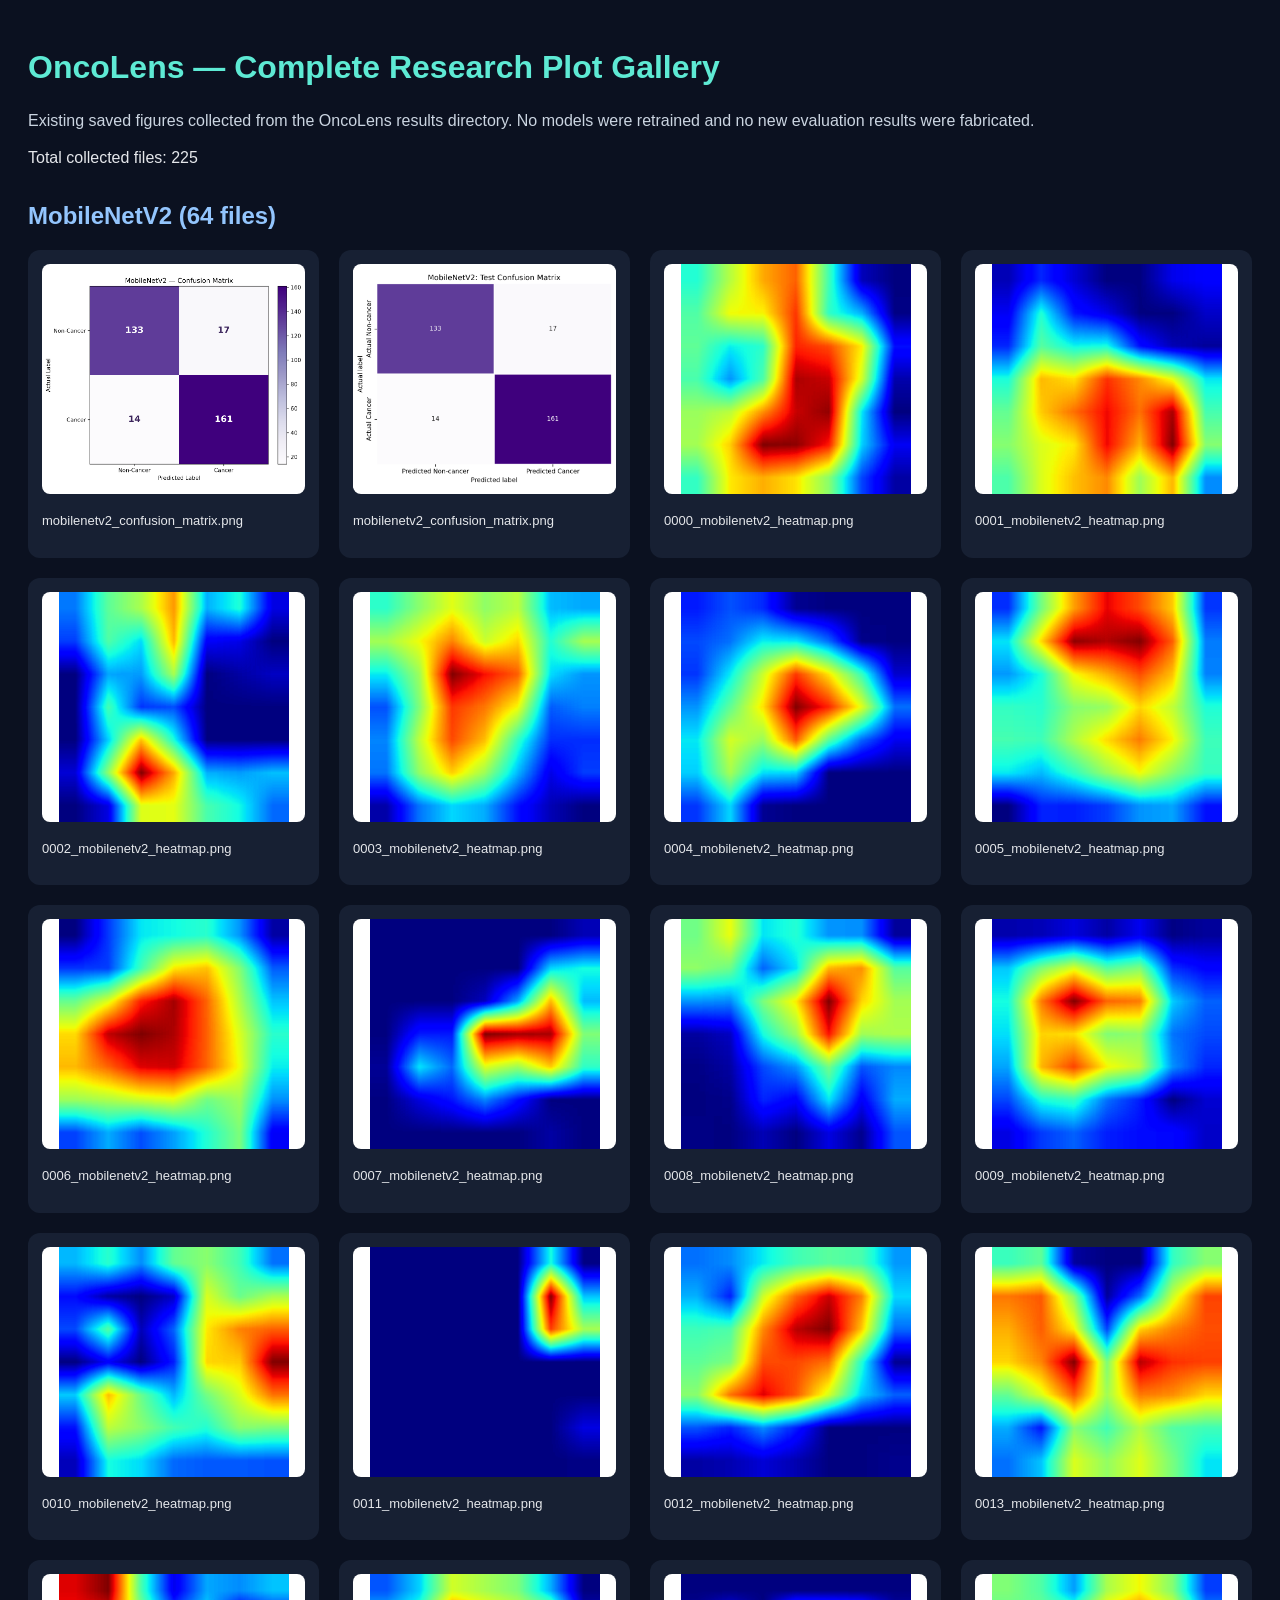
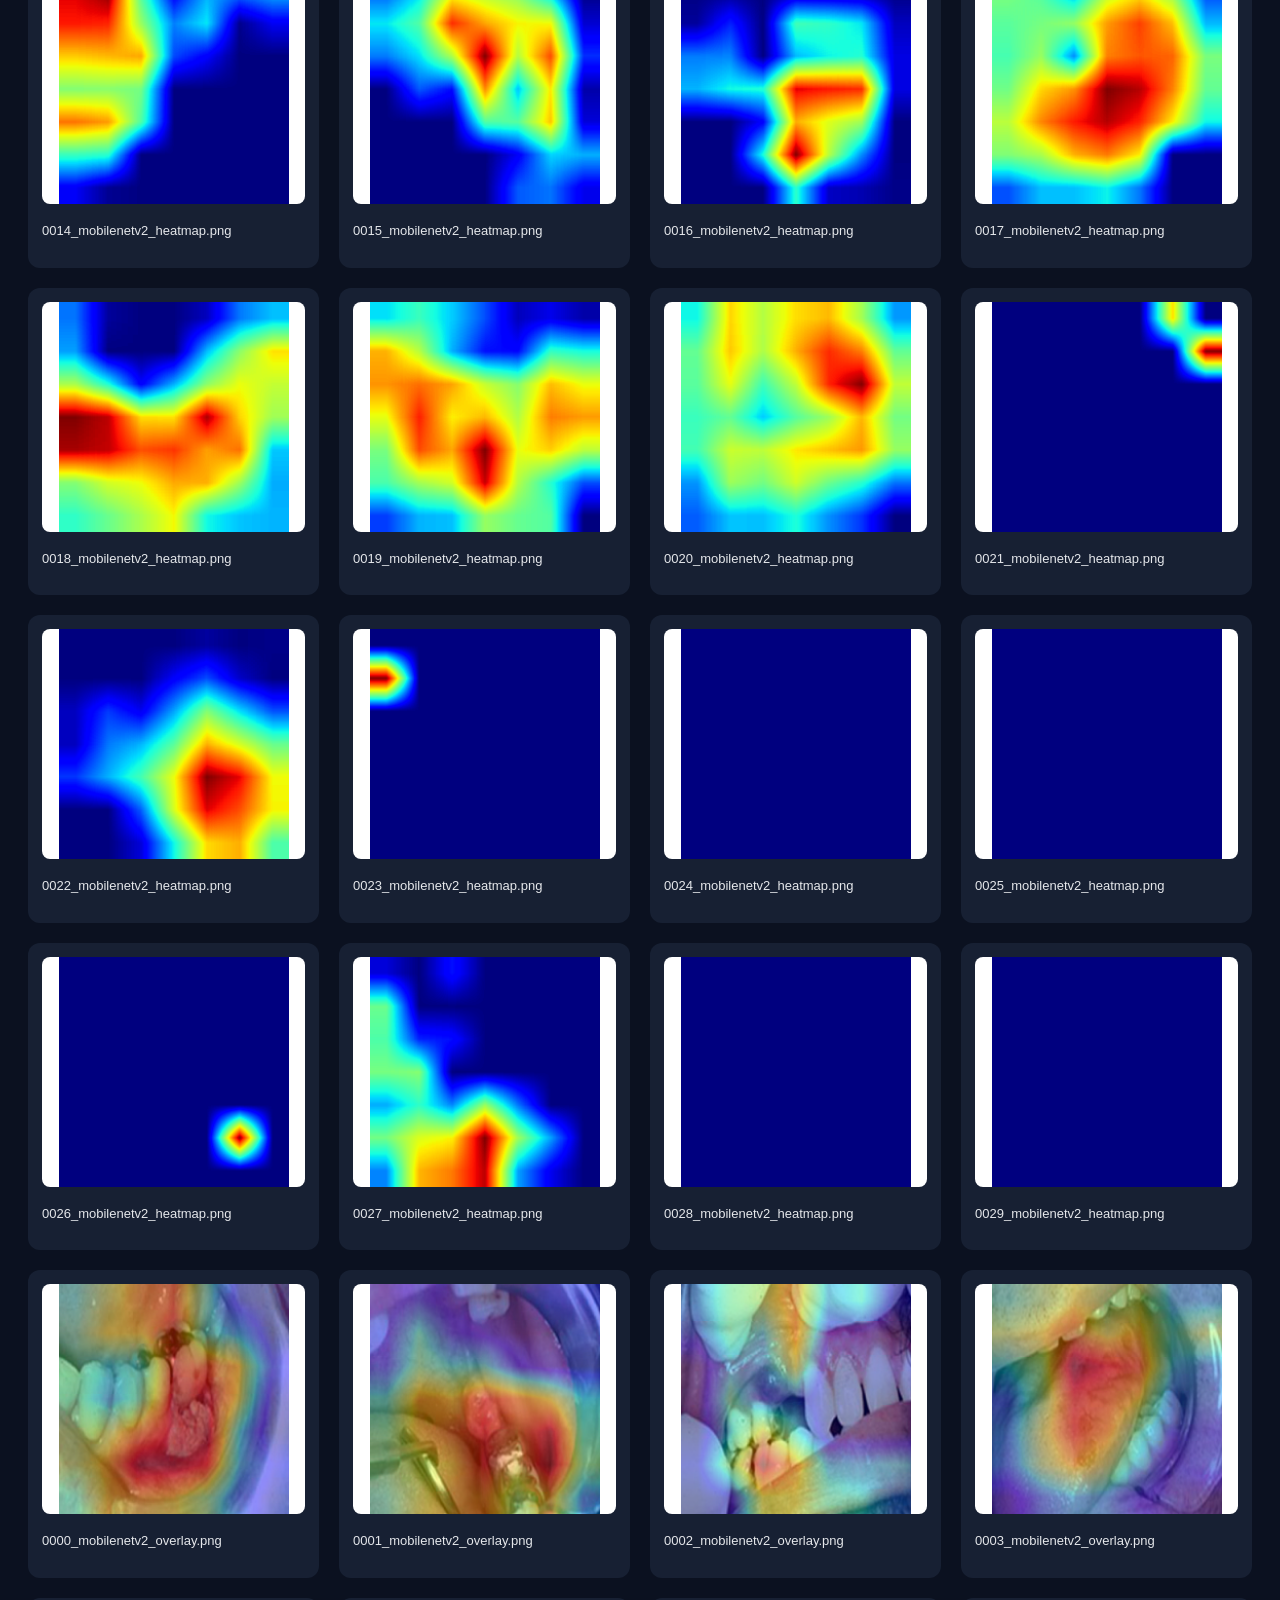
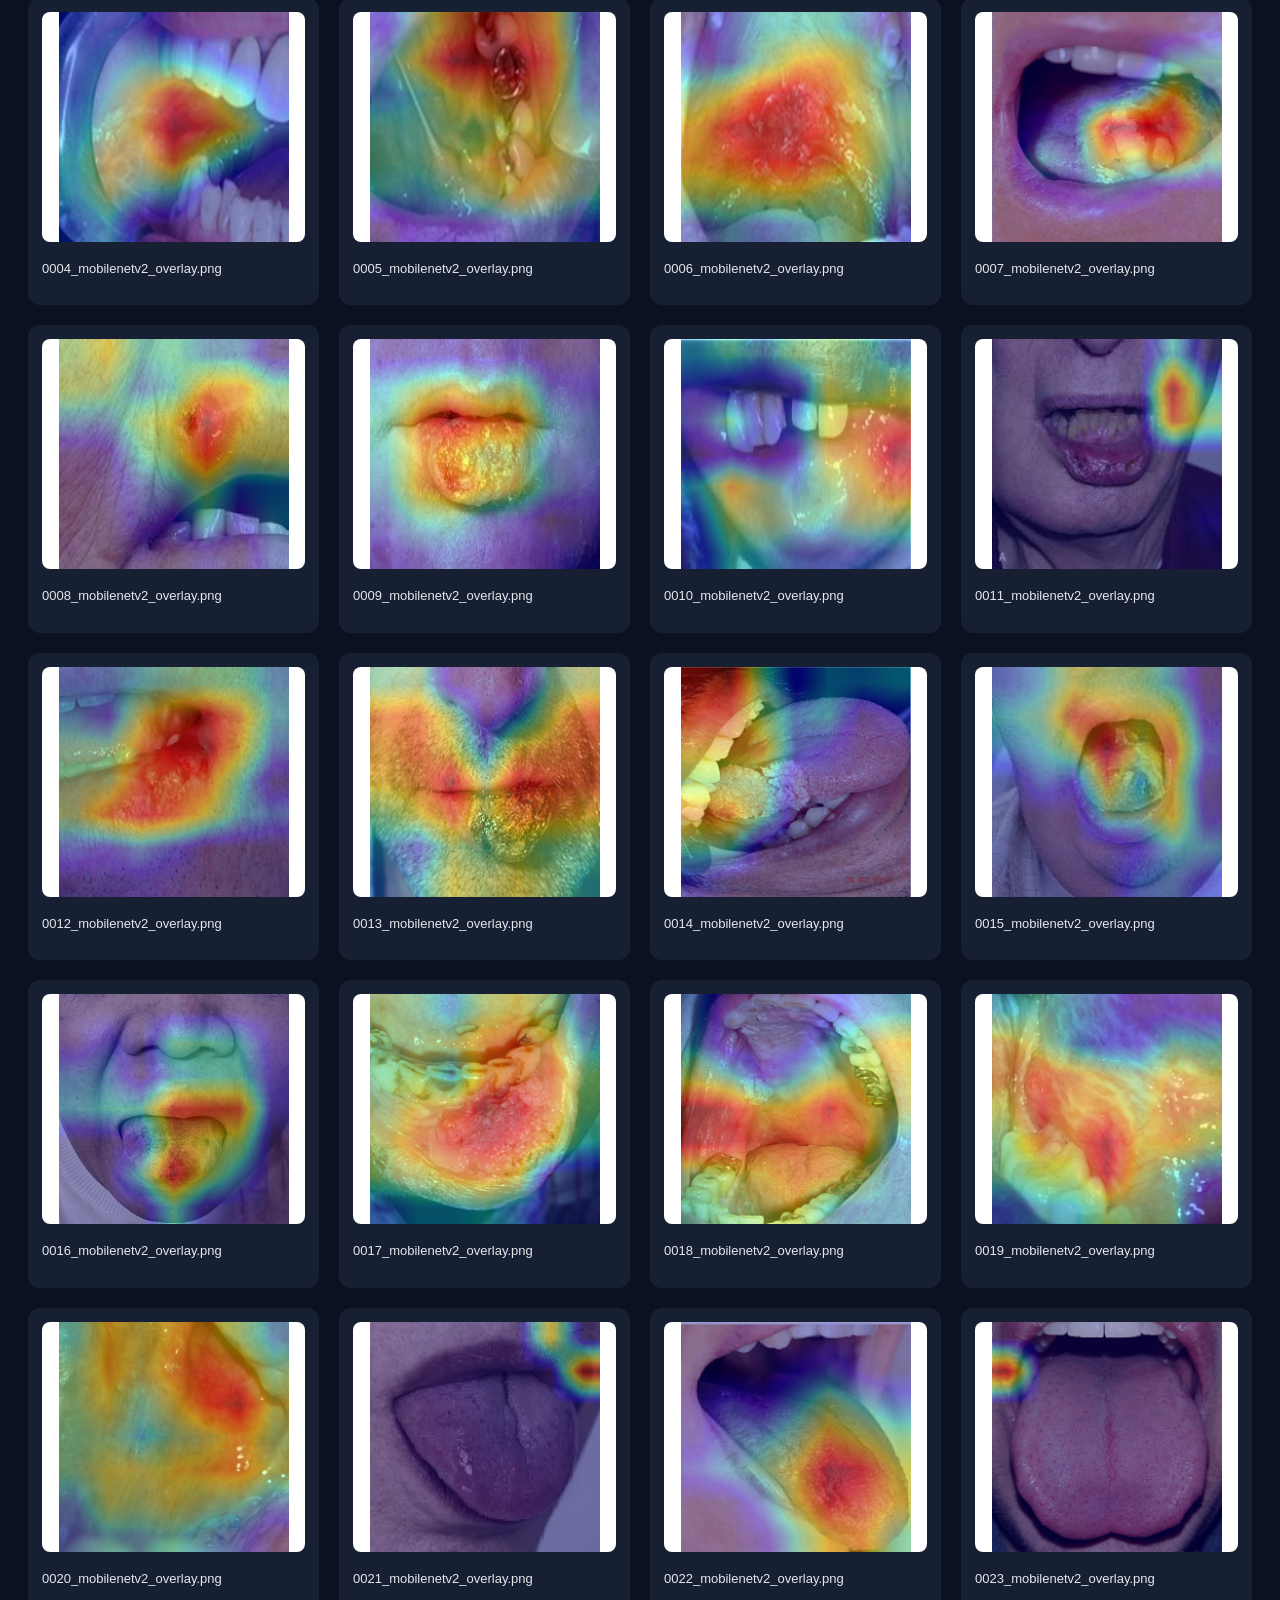
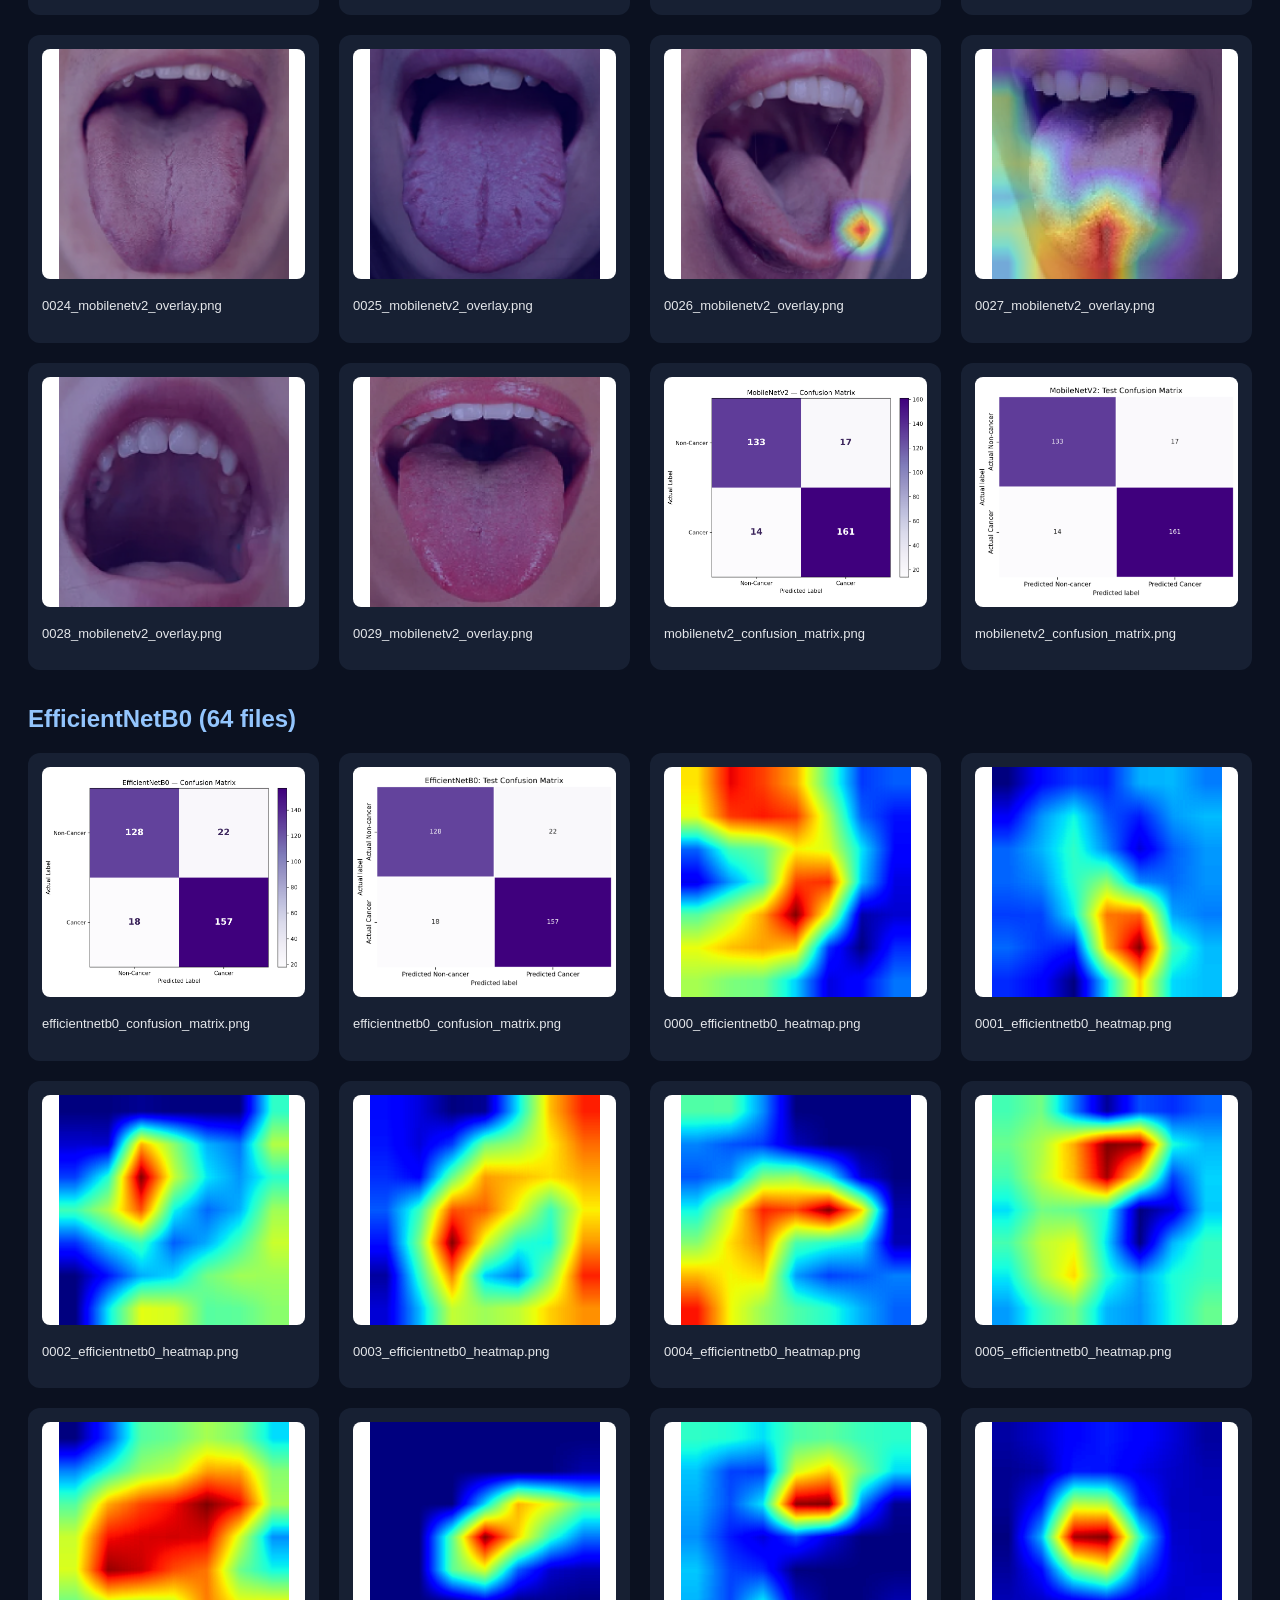
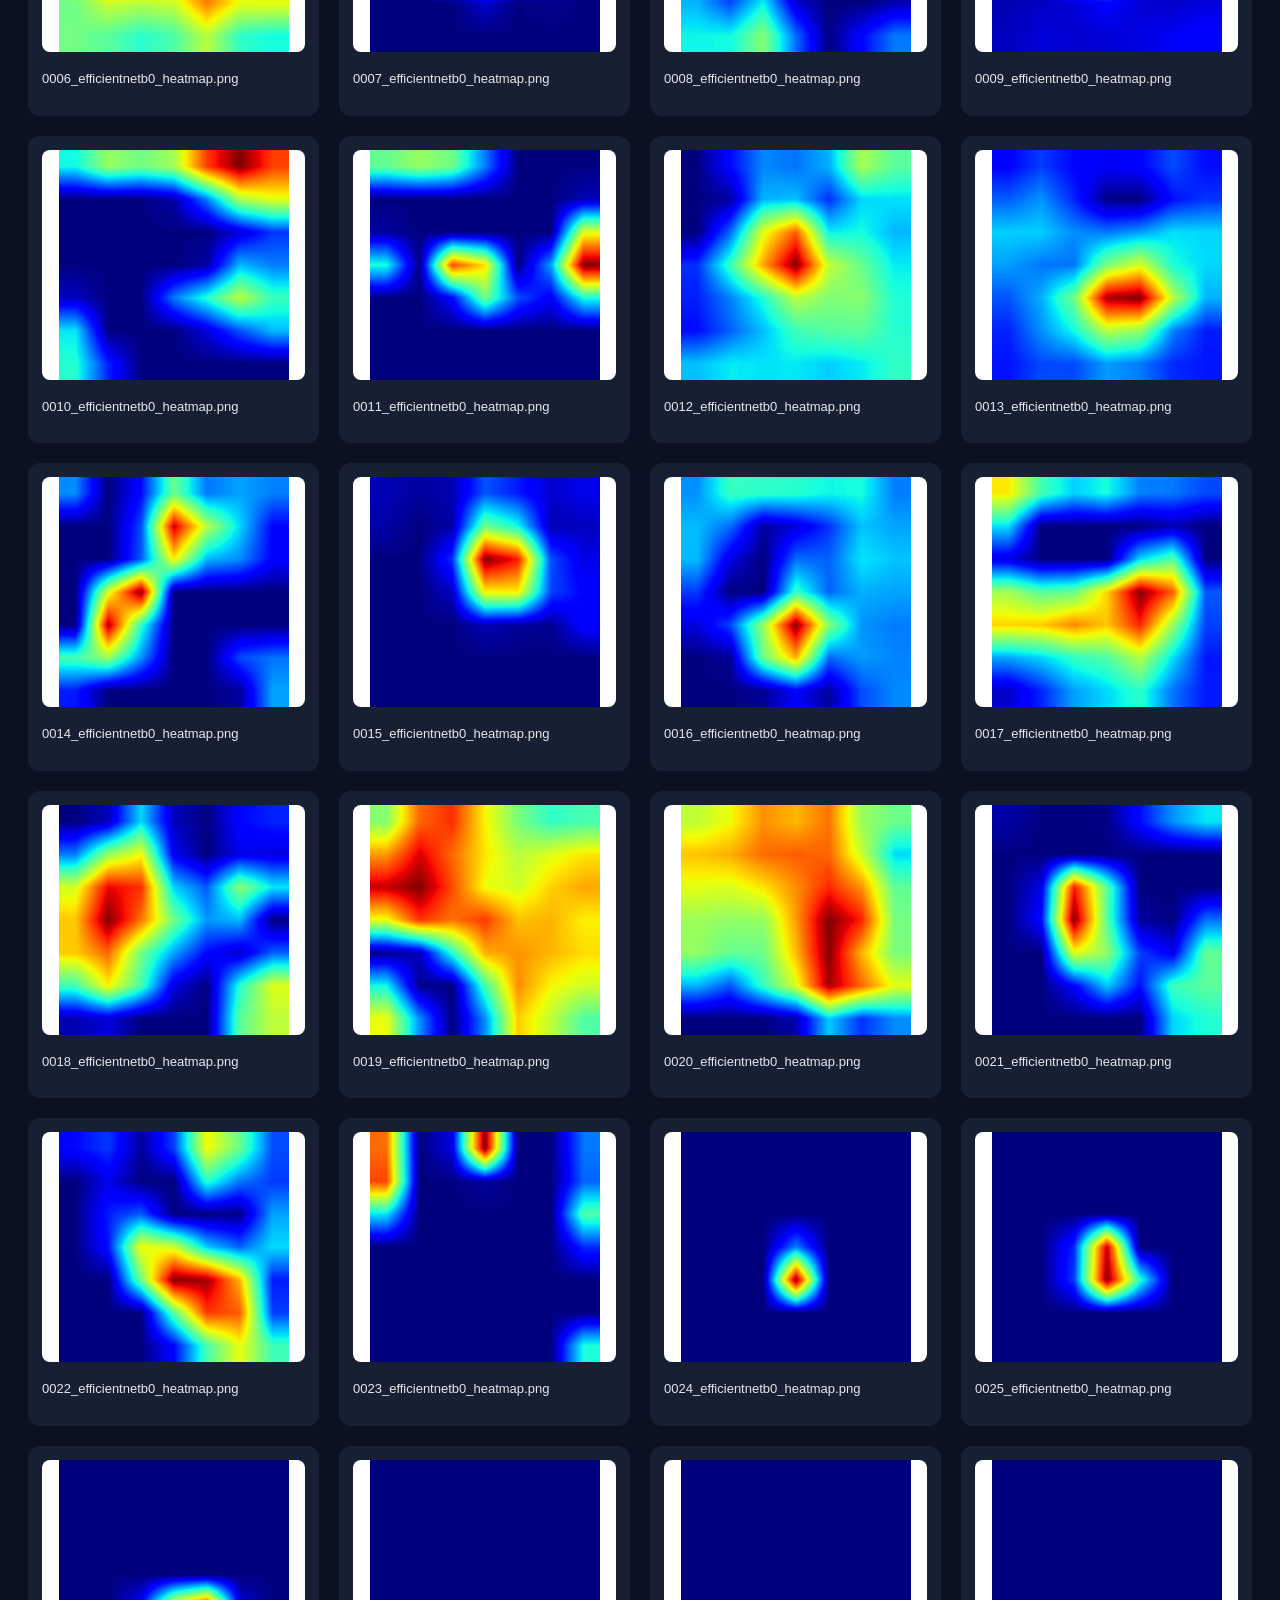
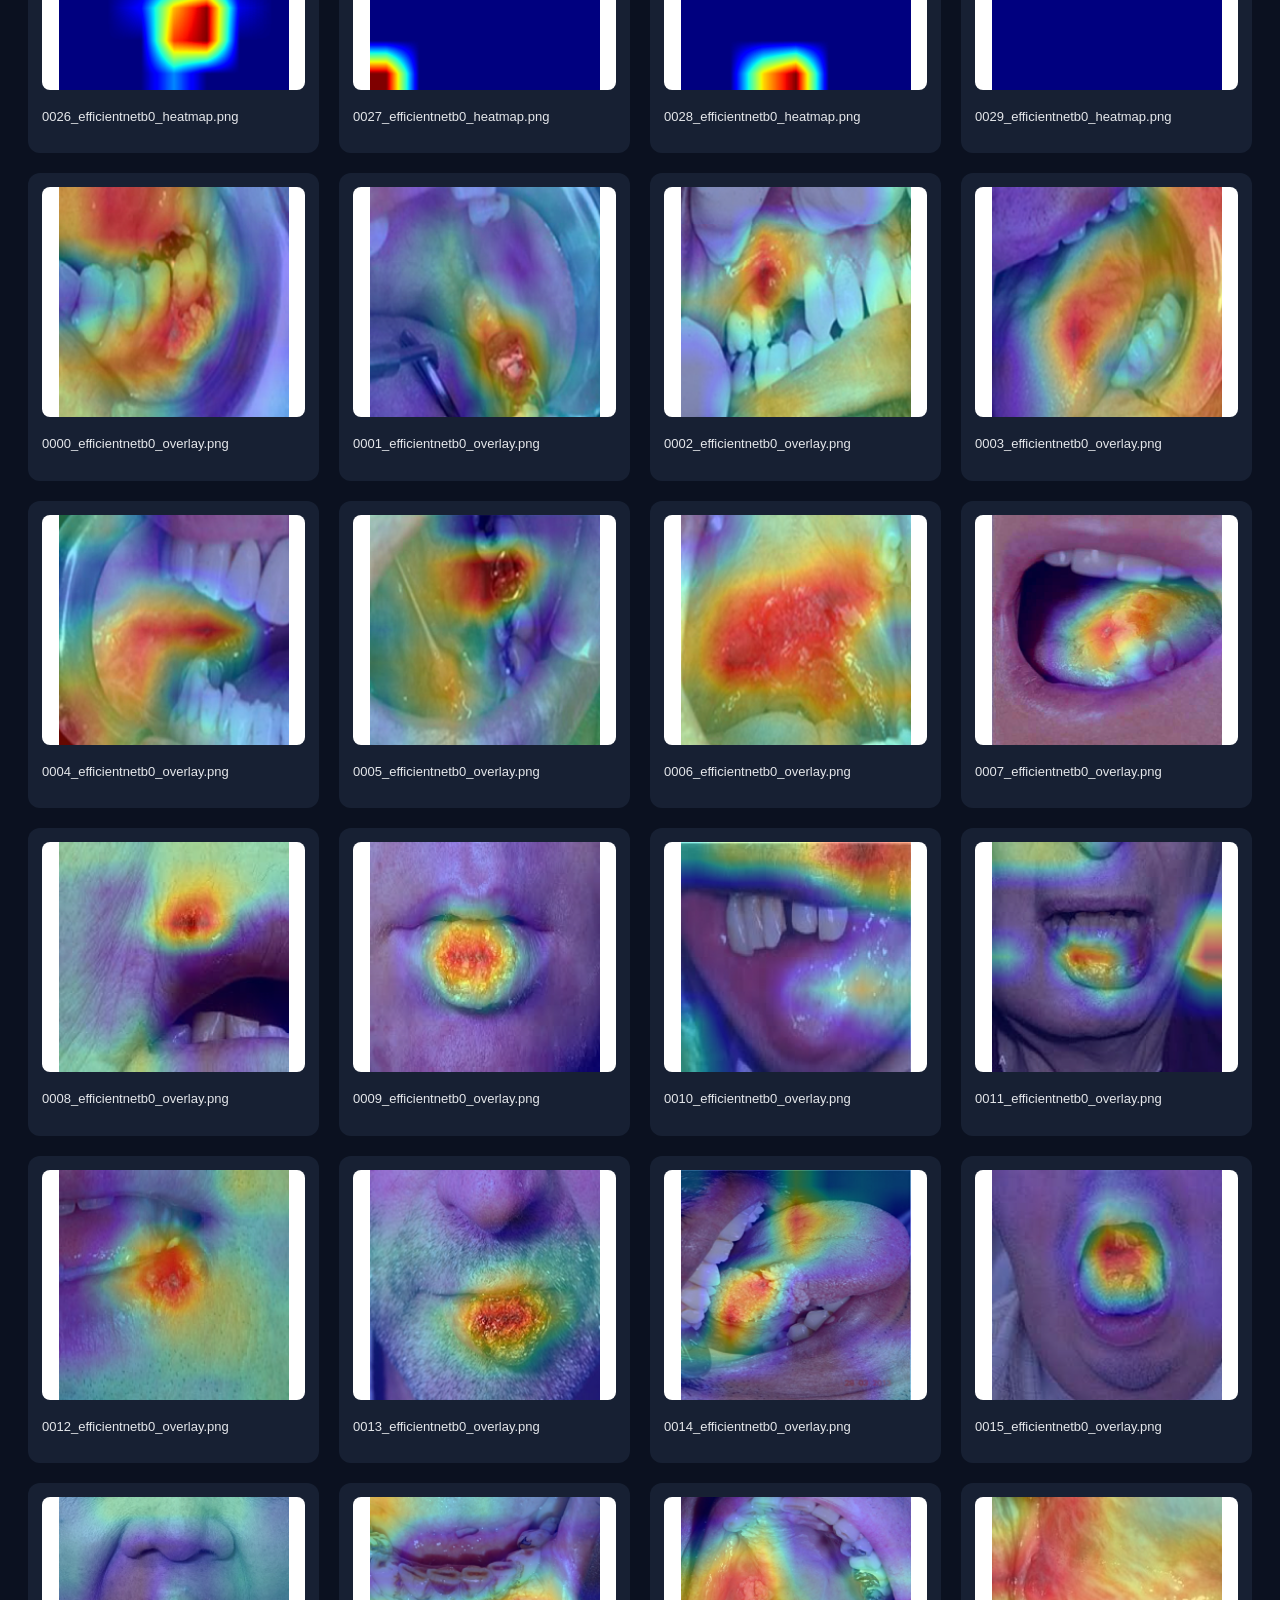
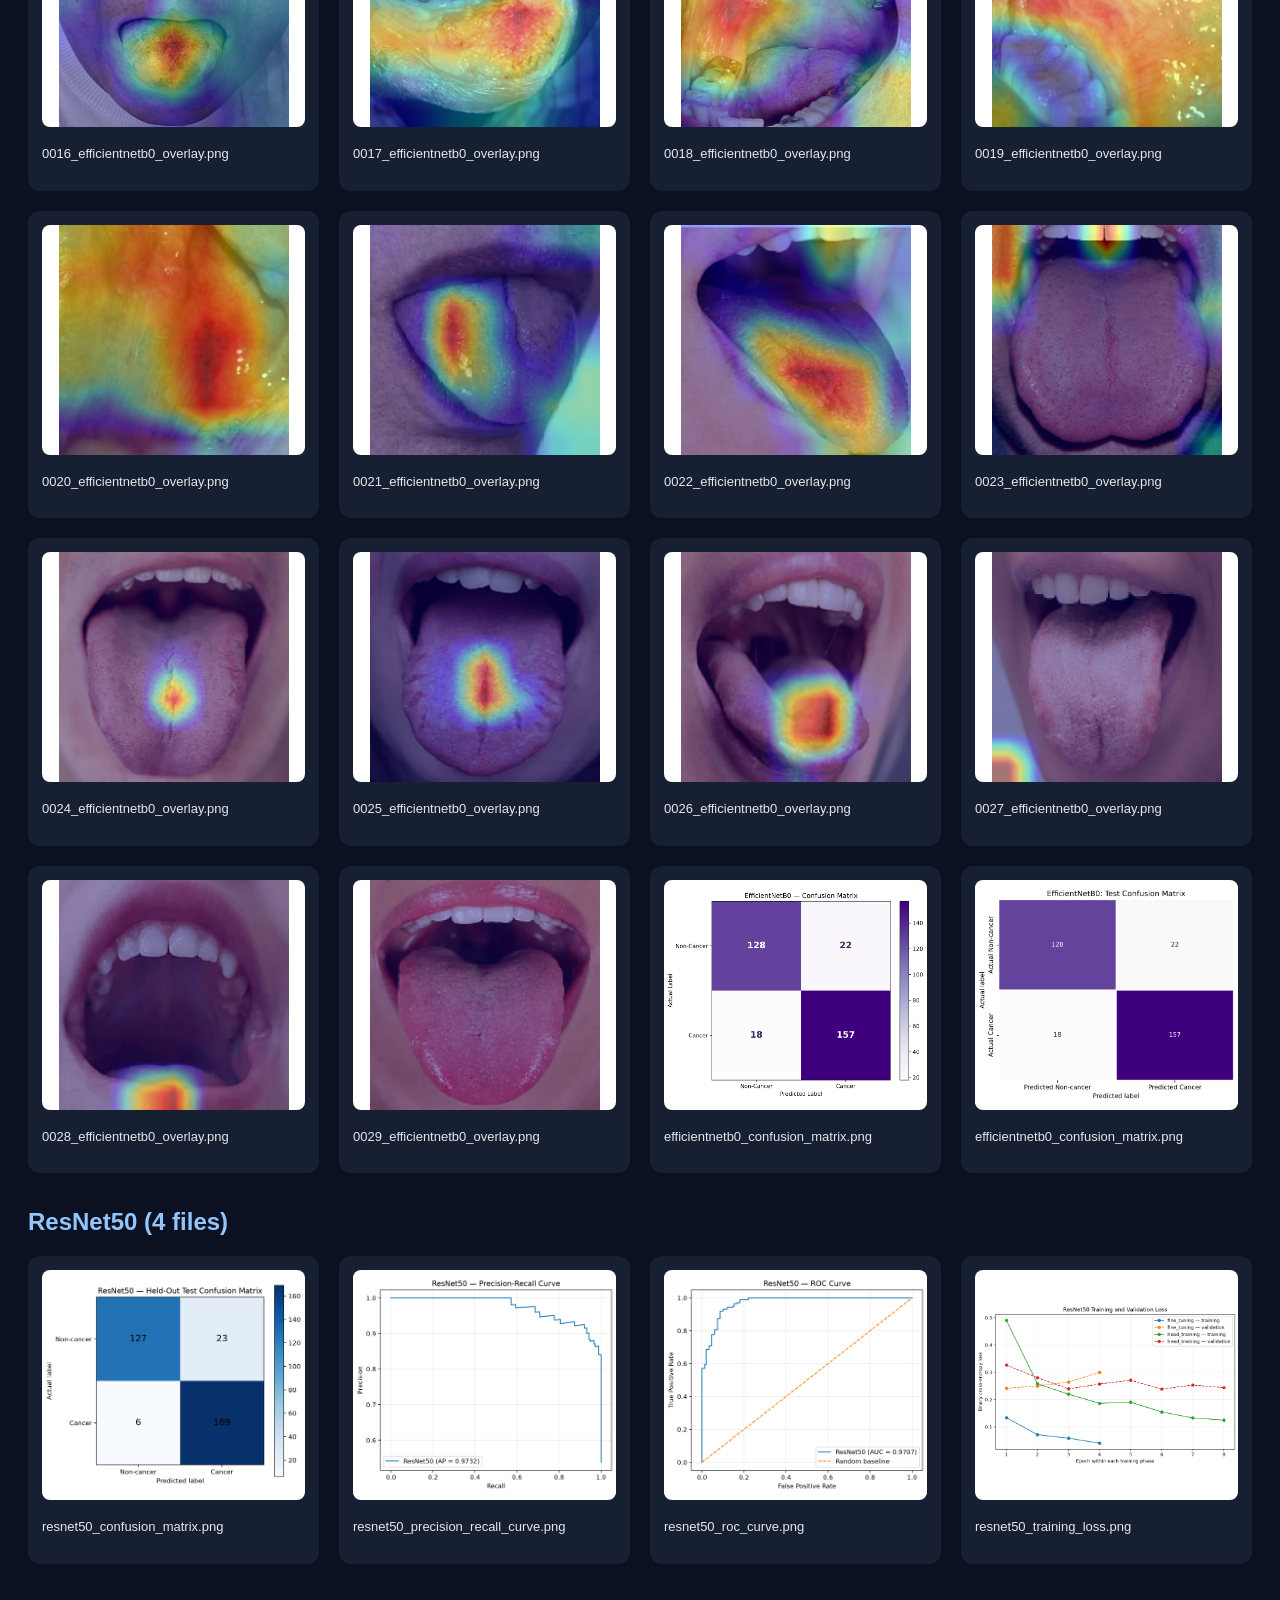
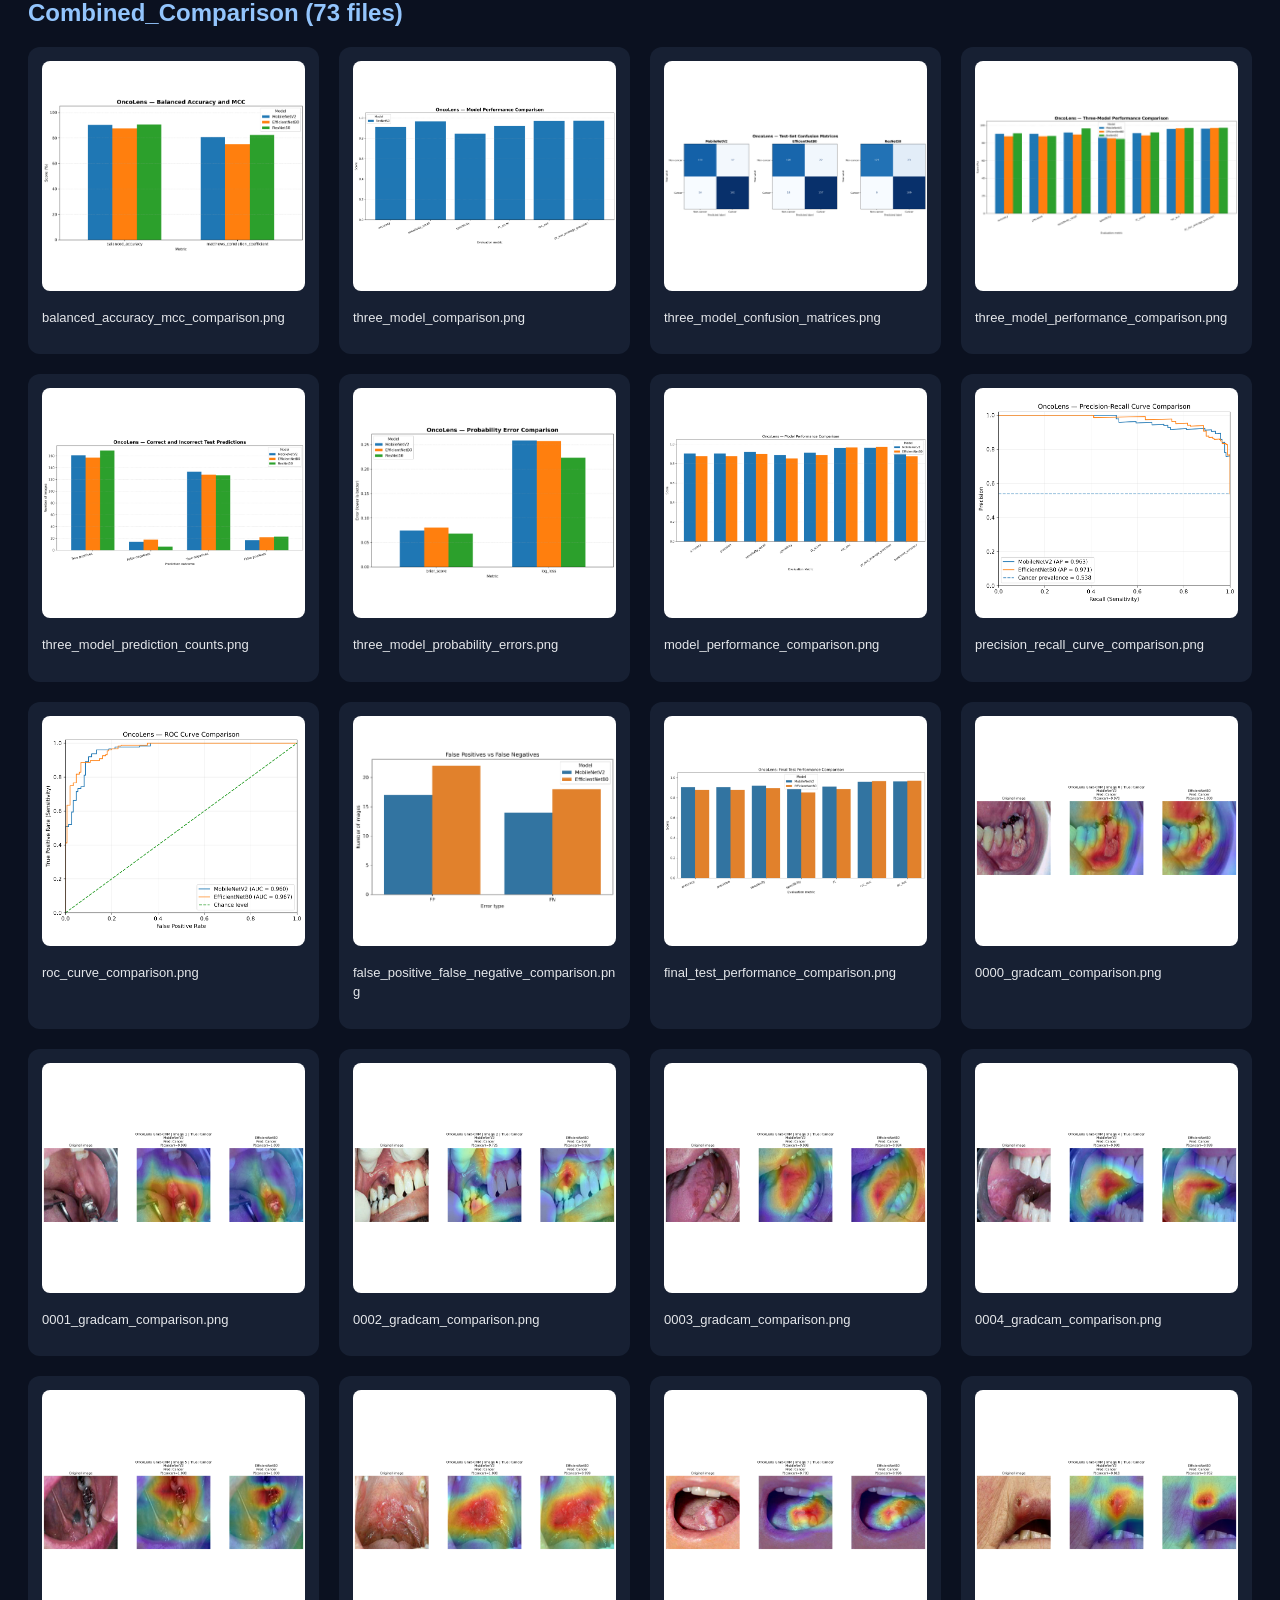
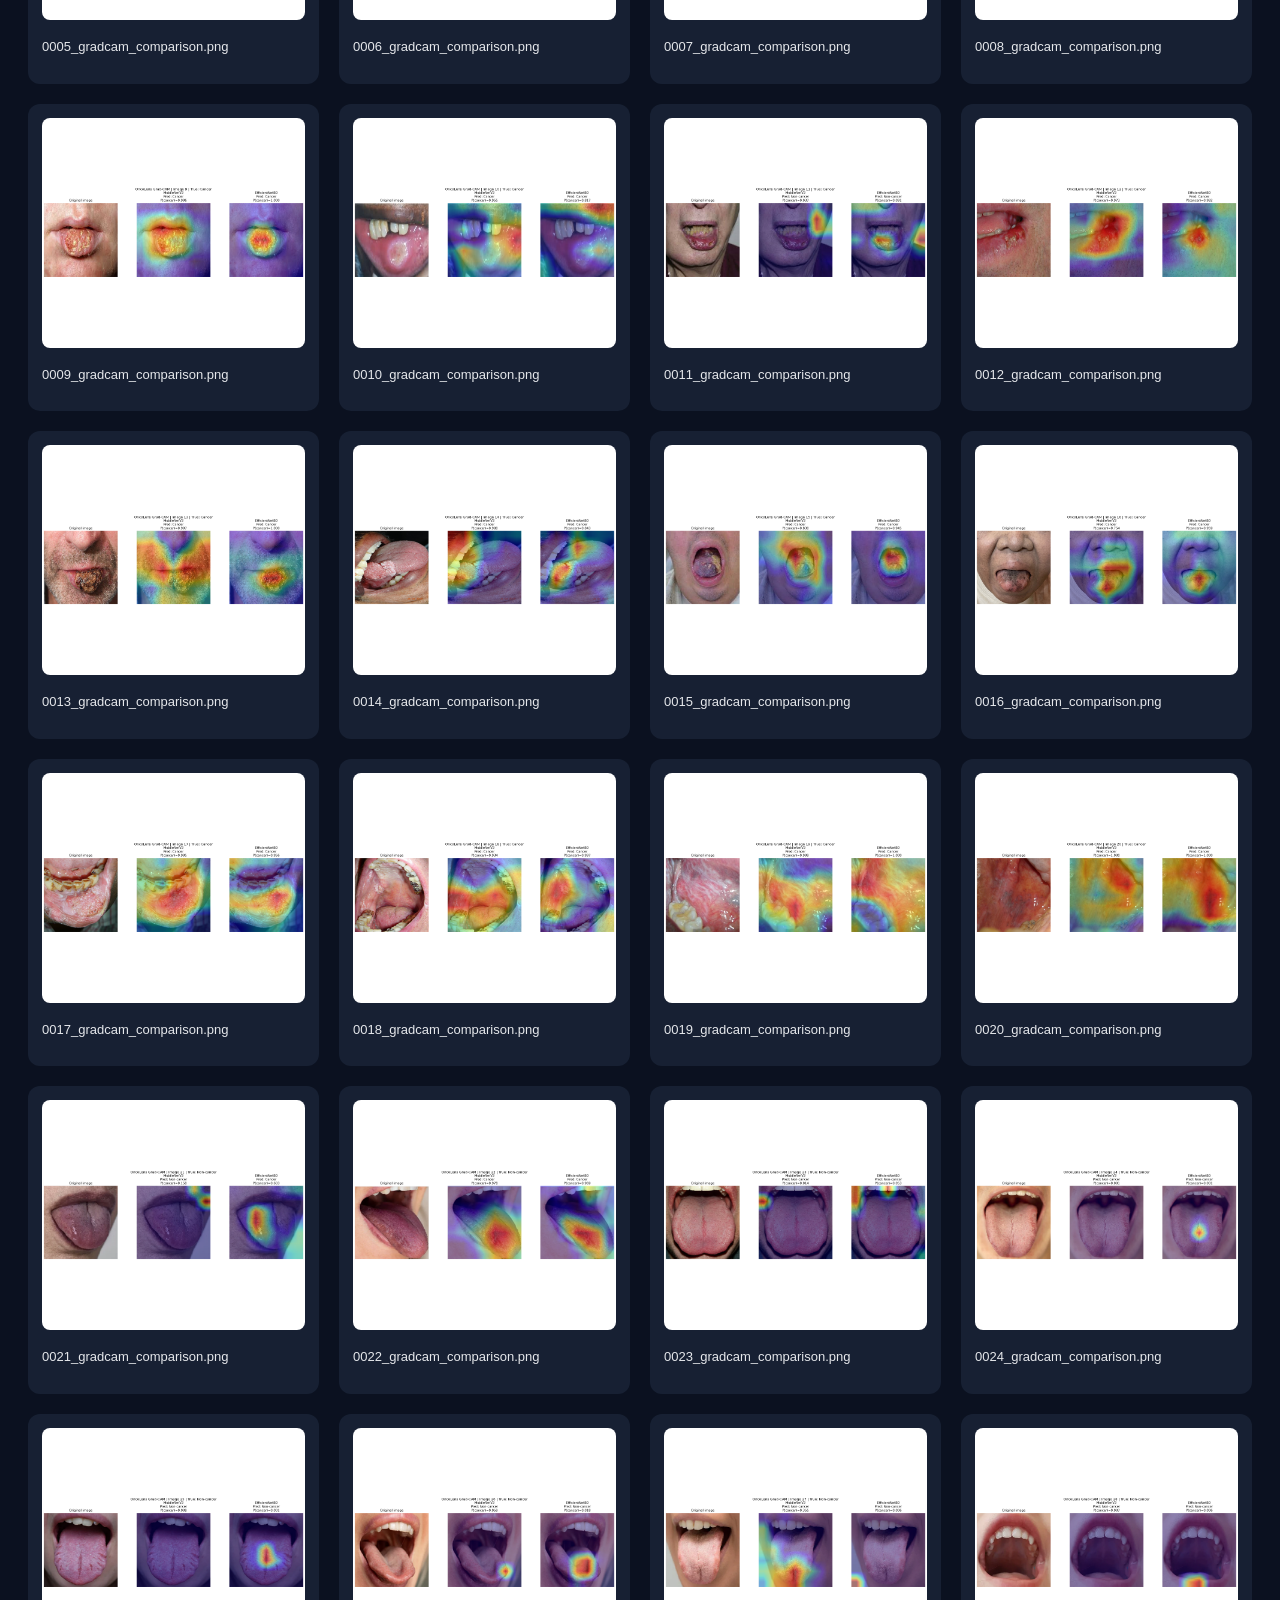
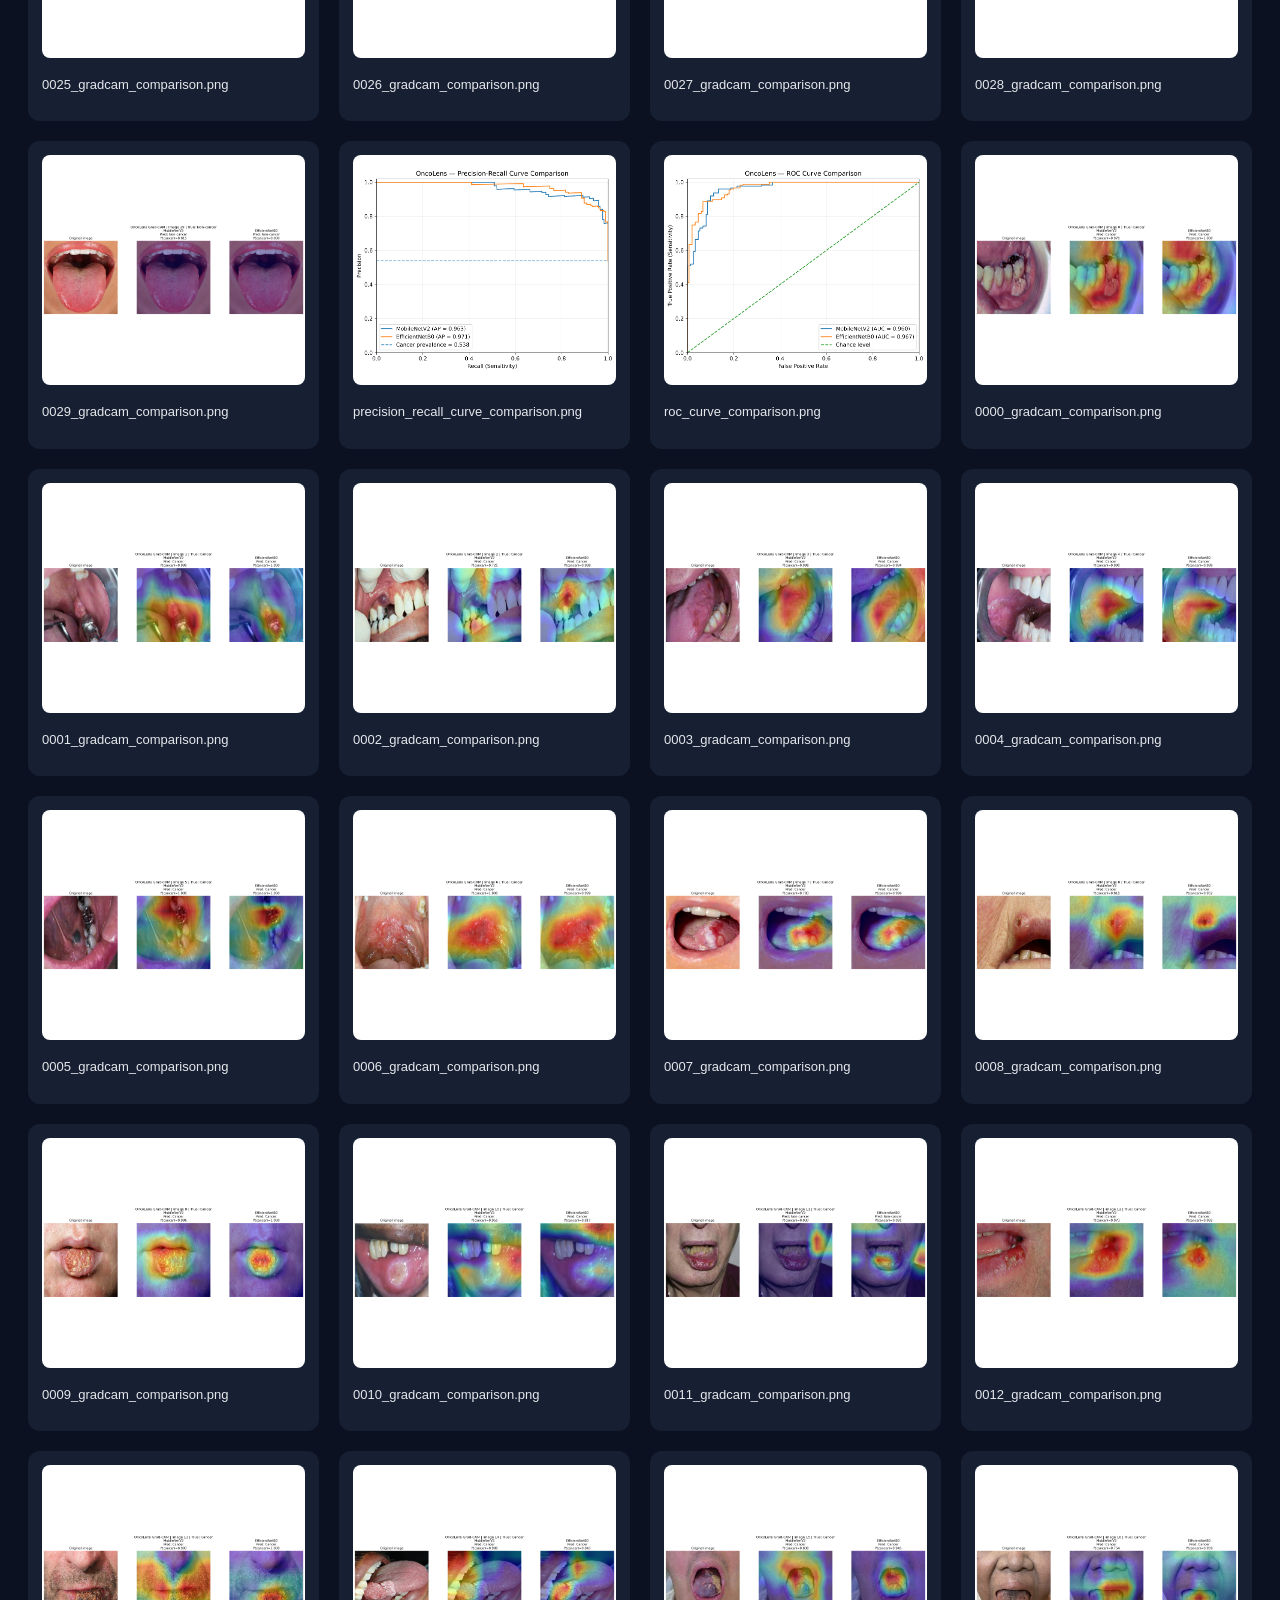
<file: research/figures/ALL_MODEL_PLOTS/index.html>
<!DOCTYPE html>
<html lang="en">
<head>
<meta charset="UTF-8">
<meta name="viewport" content="width=device-width, initial-scale=1">
<title>OncoLens — All Research Plots</title>

<style>
body {
    font-family: Arial, sans-serif;
    background: #0b1120;
    color: #e5e7eb;
    margin: 0;
    padding: 28px;
}
h1 { color: #5eead4; }
h2 {
    color: #93c5fd;
    margin-top: 35px;
}
.gallery {
    display: grid;
    grid-template-columns: repeat(auto-fit, minmax(260px, 1fr));
    gap: 20px;
}
.card {
    background: #172033;
    padding: 14px;
    border-radius: 12px;
    overflow-wrap: anywhere;
}
.card img {
    width: 100%;
    height: 230px;
    object-fit: contain;
    background: #ffffff;
    border-radius: 8px;
}
.card p {
    font-size: 13px;
    line-height: 1.5;
}
a { color: #5eead4; }
.note {
    color: #cbd5e1;
    line-height: 1.6;
}
</style>
</head>

<body>

<h1>OncoLens — Complete Research Plot Gallery</h1>

<p class="note">
Existing saved figures collected from the OncoLens results directory.
No models were retrained and no new evaluation results were fabricated.
</p>

<p>Total collected files: 225</p>


    <section>
        <h2>MobileNetV2
            (64 files)</h2>
        <div class="gallery">
            
        <div class="card">
            
            <a href="MobileNetV2/step08_final_test/mobilenetv2_confusion_matrix.png" target="_blank">
                <img src="MobileNetV2/step08_final_test/mobilenetv2_confusion_matrix.png"
                     alt="mobilenetv2_confusion_matrix.png"
                     loading="lazy">
            </a>
            
            <p>mobilenetv2_confusion_matrix.png</p>
        </div>
        
        <div class="card">
            
            <a href="MobileNetV2/step09_final_analysis/figures/mobilenetv2_confusion_matrix.png" target="_blank">
                <img src="MobileNetV2/step09_final_analysis/figures/mobilenetv2_confusion_matrix.png"
                     alt="mobilenetv2_confusion_matrix.png"
                     loading="lazy">
            </a>
            
            <p>mobilenetv2_confusion_matrix.png</p>
        </div>
        
        <div class="card">
            
            <a href="MobileNetV2/step09_gradcam/heatmaps/0000_mobilenetv2_heatmap.png" target="_blank">
                <img src="MobileNetV2/step09_gradcam/heatmaps/0000_mobilenetv2_heatmap.png"
                     alt="0000_mobilenetv2_heatmap.png"
                     loading="lazy">
            </a>
            
            <p>0000_mobilenetv2_heatmap.png</p>
        </div>
        
        <div class="card">
            
            <a href="MobileNetV2/step09_gradcam/heatmaps/0001_mobilenetv2_heatmap.png" target="_blank">
                <img src="MobileNetV2/step09_gradcam/heatmaps/0001_mobilenetv2_heatmap.png"
                     alt="0001_mobilenetv2_heatmap.png"
                     loading="lazy">
            </a>
            
            <p>0001_mobilenetv2_heatmap.png</p>
        </div>
        
        <div class="card">
            
            <a href="MobileNetV2/step09_gradcam/heatmaps/0002_mobilenetv2_heatmap.png" target="_blank">
                <img src="MobileNetV2/step09_gradcam/heatmaps/0002_mobilenetv2_heatmap.png"
                     alt="0002_mobilenetv2_heatmap.png"
                     loading="lazy">
            </a>
            
            <p>0002_mobilenetv2_heatmap.png</p>
        </div>
        
        <div class="card">
            
            <a href="MobileNetV2/step09_gradcam/heatmaps/0003_mobilenetv2_heatmap.png" target="_blank">
                <img src="MobileNetV2/step09_gradcam/heatmaps/0003_mobilenetv2_heatmap.png"
                     alt="0003_mobilenetv2_heatmap.png"
                     loading="lazy">
            </a>
            
            <p>0003_mobilenetv2_heatmap.png</p>
        </div>
        
        <div class="card">
            
            <a href="MobileNetV2/step09_gradcam/heatmaps/0004_mobilenetv2_heatmap.png" target="_blank">
                <img src="MobileNetV2/step09_gradcam/heatmaps/0004_mobilenetv2_heatmap.png"
                     alt="0004_mobilenetv2_heatmap.png"
                     loading="lazy">
            </a>
            
            <p>0004_mobilenetv2_heatmap.png</p>
        </div>
        
        <div class="card">
            
            <a href="MobileNetV2/step09_gradcam/heatmaps/0005_mobilenetv2_heatmap.png" target="_blank">
                <img src="MobileNetV2/step09_gradcam/heatmaps/0005_mobilenetv2_heatmap.png"
                     alt="0005_mobilenetv2_heatmap.png"
                     loading="lazy">
            </a>
            
            <p>0005_mobilenetv2_heatmap.png</p>
        </div>
        
        <div class="card">
            
            <a href="MobileNetV2/step09_gradcam/heatmaps/0006_mobilenetv2_heatmap.png" target="_blank">
                <img src="MobileNetV2/step09_gradcam/heatmaps/0006_mobilenetv2_heatmap.png"
                     alt="0006_mobilenetv2_heatmap.png"
                     loading="lazy">
            </a>
            
            <p>0006_mobilenetv2_heatmap.png</p>
        </div>
        
        <div class="card">
            
            <a href="MobileNetV2/step09_gradcam/heatmaps/0007_mobilenetv2_heatmap.png" target="_blank">
                <img src="MobileNetV2/step09_gradcam/heatmaps/0007_mobilenetv2_heatmap.png"
                     alt="0007_mobilenetv2_heatmap.png"
                     loading="lazy">
            </a>
            
            <p>0007_mobilenetv2_heatmap.png</p>
        </div>
        
        <div class="card">
            
            <a href="MobileNetV2/step09_gradcam/heatmaps/0008_mobilenetv2_heatmap.png" target="_blank">
                <img src="MobileNetV2/step09_gradcam/heatmaps/0008_mobilenetv2_heatmap.png"
                     alt="0008_mobilenetv2_heatmap.png"
                     loading="lazy">
            </a>
            
            <p>0008_mobilenetv2_heatmap.png</p>
        </div>
        
        <div class="card">
            
            <a href="MobileNetV2/step09_gradcam/heatmaps/0009_mobilenetv2_heatmap.png" target="_blank">
                <img src="MobileNetV2/step09_gradcam/heatmaps/0009_mobilenetv2_heatmap.png"
                     alt="0009_mobilenetv2_heatmap.png"
                     loading="lazy">
            </a>
            
            <p>0009_mobilenetv2_heatmap.png</p>
        </div>
        
        <div class="card">
            
            <a href="MobileNetV2/step09_gradcam/heatmaps/0010_mobilenetv2_heatmap.png" target="_blank">
                <img src="MobileNetV2/step09_gradcam/heatmaps/0010_mobilenetv2_heatmap.png"
                     alt="0010_mobilenetv2_heatmap.png"
                     loading="lazy">
            </a>
            
            <p>0010_mobilenetv2_heatmap.png</p>
        </div>
        
        <div class="card">
            
            <a href="MobileNetV2/step09_gradcam/heatmaps/0011_mobilenetv2_heatmap.png" target="_blank">
                <img src="MobileNetV2/step09_gradcam/heatmaps/0011_mobilenetv2_heatmap.png"
                     alt="0011_mobilenetv2_heatmap.png"
                     loading="lazy">
            </a>
            
            <p>0011_mobilenetv2_heatmap.png</p>
        </div>
        
        <div class="card">
            
            <a href="MobileNetV2/step09_gradcam/heatmaps/0012_mobilenetv2_heatmap.png" target="_blank">
                <img src="MobileNetV2/step09_gradcam/heatmaps/0012_mobilenetv2_heatmap.png"
                     alt="0012_mobilenetv2_heatmap.png"
                     loading="lazy">
            </a>
            
            <p>0012_mobilenetv2_heatmap.png</p>
        </div>
        
        <div class="card">
            
            <a href="MobileNetV2/step09_gradcam/heatmaps/0013_mobilenetv2_heatmap.png" target="_blank">
                <img src="MobileNetV2/step09_gradcam/heatmaps/0013_mobilenetv2_heatmap.png"
                     alt="0013_mobilenetv2_heatmap.png"
                     loading="lazy">
            </a>
            
            <p>0013_mobilenetv2_heatmap.png</p>
        </div>
        
        <div class="card">
            
            <a href="MobileNetV2/step09_gradcam/heatmaps/0014_mobilenetv2_heatmap.png" target="_blank">
                <img src="MobileNetV2/step09_gradcam/heatmaps/0014_mobilenetv2_heatmap.png"
                     alt="0014_mobilenetv2_heatmap.png"
                     loading="lazy">
            </a>
            
            <p>0014_mobilenetv2_heatmap.png</p>
        </div>
        
        <div class="card">
            
            <a href="MobileNetV2/step09_gradcam/heatmaps/0015_mobilenetv2_heatmap.png" target="_blank">
                <img src="MobileNetV2/step09_gradcam/heatmaps/0015_mobilenetv2_heatmap.png"
                     alt="0015_mobilenetv2_heatmap.png"
                     loading="lazy">
            </a>
            
            <p>0015_mobilenetv2_heatmap.png</p>
        </div>
        
        <div class="card">
            
            <a href="MobileNetV2/step09_gradcam/heatmaps/0016_mobilenetv2_heatmap.png" target="_blank">
                <img src="MobileNetV2/step09_gradcam/heatmaps/0016_mobilenetv2_heatmap.png"
                     alt="0016_mobilenetv2_heatmap.png"
                     loading="lazy">
            </a>
            
            <p>0016_mobilenetv2_heatmap.png</p>
        </div>
        
        <div class="card">
            
            <a href="MobileNetV2/step09_gradcam/heatmaps/0017_mobilenetv2_heatmap.png" target="_blank">
                <img src="MobileNetV2/step09_gradcam/heatmaps/0017_mobilenetv2_heatmap.png"
                     alt="0017_mobilenetv2_heatmap.png"
                     loading="lazy">
            </a>
            
            <p>0017_mobilenetv2_heatmap.png</p>
        </div>
        
        <div class="card">
            
            <a href="MobileNetV2/step09_gradcam/heatmaps/0018_mobilenetv2_heatmap.png" target="_blank">
                <img src="MobileNetV2/step09_gradcam/heatmaps/0018_mobilenetv2_heatmap.png"
                     alt="0018_mobilenetv2_heatmap.png"
                     loading="lazy">
            </a>
            
            <p>0018_mobilenetv2_heatmap.png</p>
        </div>
        
        <div class="card">
            
            <a href="MobileNetV2/step09_gradcam/heatmaps/0019_mobilenetv2_heatmap.png" target="_blank">
                <img src="MobileNetV2/step09_gradcam/heatmaps/0019_mobilenetv2_heatmap.png"
                     alt="0019_mobilenetv2_heatmap.png"
                     loading="lazy">
            </a>
            
            <p>0019_mobilenetv2_heatmap.png</p>
        </div>
        
        <div class="card">
            
            <a href="MobileNetV2/step09_gradcam/heatmaps/0020_mobilenetv2_heatmap.png" target="_blank">
                <img src="MobileNetV2/step09_gradcam/heatmaps/0020_mobilenetv2_heatmap.png"
                     alt="0020_mobilenetv2_heatmap.png"
                     loading="lazy">
            </a>
            
            <p>0020_mobilenetv2_heatmap.png</p>
        </div>
        
        <div class="card">
            
            <a href="MobileNetV2/step09_gradcam/heatmaps/0021_mobilenetv2_heatmap.png" target="_blank">
                <img src="MobileNetV2/step09_gradcam/heatmaps/0021_mobilenetv2_heatmap.png"
                     alt="0021_mobilenetv2_heatmap.png"
                     loading="lazy">
            </a>
            
            <p>0021_mobilenetv2_heatmap.png</p>
        </div>
        
        <div class="card">
            
            <a href="MobileNetV2/step09_gradcam/heatmaps/0022_mobilenetv2_heatmap.png" target="_blank">
                <img src="MobileNetV2/step09_gradcam/heatmaps/0022_mobilenetv2_heatmap.png"
                     alt="0022_mobilenetv2_heatmap.png"
                     loading="lazy">
            </a>
            
            <p>0022_mobilenetv2_heatmap.png</p>
        </div>
        
        <div class="card">
            
            <a href="MobileNetV2/step09_gradcam/heatmaps/0023_mobilenetv2_heatmap.png" target="_blank">
                <img src="MobileNetV2/step09_gradcam/heatmaps/0023_mobilenetv2_heatmap.png"
                     alt="0023_mobilenetv2_heatmap.png"
                     loading="lazy">
            </a>
            
            <p>0023_mobilenetv2_heatmap.png</p>
        </div>
        
        <div class="card">
            
            <a href="MobileNetV2/step09_gradcam/heatmaps/0024_mobilenetv2_heatmap.png" target="_blank">
                <img src="MobileNetV2/step09_gradcam/heatmaps/0024_mobilenetv2_heatmap.png"
                     alt="0024_mobilenetv2_heatmap.png"
                     loading="lazy">
            </a>
            
            <p>0024_mobilenetv2_heatmap.png</p>
        </div>
        
        <div class="card">
            
            <a href="MobileNetV2/step09_gradcam/heatmaps/0025_mobilenetv2_heatmap.png" target="_blank">
                <img src="MobileNetV2/step09_gradcam/heatmaps/0025_mobilenetv2_heatmap.png"
                     alt="0025_mobilenetv2_heatmap.png"
                     loading="lazy">
            </a>
            
            <p>0025_mobilenetv2_heatmap.png</p>
        </div>
        
        <div class="card">
            
            <a href="MobileNetV2/step09_gradcam/heatmaps/0026_mobilenetv2_heatmap.png" target="_blank">
                <img src="MobileNetV2/step09_gradcam/heatmaps/0026_mobilenetv2_heatmap.png"
                     alt="0026_mobilenetv2_heatmap.png"
                     loading="lazy">
            </a>
            
            <p>0026_mobilenetv2_heatmap.png</p>
        </div>
        
        <div class="card">
            
            <a href="MobileNetV2/step09_gradcam/heatmaps/0027_mobilenetv2_heatmap.png" target="_blank">
                <img src="MobileNetV2/step09_gradcam/heatmaps/0027_mobilenetv2_heatmap.png"
                     alt="0027_mobilenetv2_heatmap.png"
                     loading="lazy">
            </a>
            
            <p>0027_mobilenetv2_heatmap.png</p>
        </div>
        
        <div class="card">
            
            <a href="MobileNetV2/step09_gradcam/heatmaps/0028_mobilenetv2_heatmap.png" target="_blank">
                <img src="MobileNetV2/step09_gradcam/heatmaps/0028_mobilenetv2_heatmap.png"
                     alt="0028_mobilenetv2_heatmap.png"
                     loading="lazy">
            </a>
            
            <p>0028_mobilenetv2_heatmap.png</p>
        </div>
        
        <div class="card">
            
            <a href="MobileNetV2/step09_gradcam/heatmaps/0029_mobilenetv2_heatmap.png" target="_blank">
                <img src="MobileNetV2/step09_gradcam/heatmaps/0029_mobilenetv2_heatmap.png"
                     alt="0029_mobilenetv2_heatmap.png"
                     loading="lazy">
            </a>
            
            <p>0029_mobilenetv2_heatmap.png</p>
        </div>
        
        <div class="card">
            
            <a href="MobileNetV2/step09_gradcam/overlays/0000_mobilenetv2_overlay.png" target="_blank">
                <img src="MobileNetV2/step09_gradcam/overlays/0000_mobilenetv2_overlay.png"
                     alt="0000_mobilenetv2_overlay.png"
                     loading="lazy">
            </a>
            
            <p>0000_mobilenetv2_overlay.png</p>
        </div>
        
        <div class="card">
            
            <a href="MobileNetV2/step09_gradcam/overlays/0001_mobilenetv2_overlay.png" target="_blank">
                <img src="MobileNetV2/step09_gradcam/overlays/0001_mobilenetv2_overlay.png"
                     alt="0001_mobilenetv2_overlay.png"
                     loading="lazy">
            </a>
            
            <p>0001_mobilenetv2_overlay.png</p>
        </div>
        
        <div class="card">
            
            <a href="MobileNetV2/step09_gradcam/overlays/0002_mobilenetv2_overlay.png" target="_blank">
                <img src="MobileNetV2/step09_gradcam/overlays/0002_mobilenetv2_overlay.png"
                     alt="0002_mobilenetv2_overlay.png"
                     loading="lazy">
            </a>
            
            <p>0002_mobilenetv2_overlay.png</p>
        </div>
        
        <div class="card">
            
            <a href="MobileNetV2/step09_gradcam/overlays/0003_mobilenetv2_overlay.png" target="_blank">
                <img src="MobileNetV2/step09_gradcam/overlays/0003_mobilenetv2_overlay.png"
                     alt="0003_mobilenetv2_overlay.png"
                     loading="lazy">
            </a>
            
            <p>0003_mobilenetv2_overlay.png</p>
        </div>
        
        <div class="card">
            
            <a href="MobileNetV2/step09_gradcam/overlays/0004_mobilenetv2_overlay.png" target="_blank">
                <img src="MobileNetV2/step09_gradcam/overlays/0004_mobilenetv2_overlay.png"
                     alt="0004_mobilenetv2_overlay.png"
                     loading="lazy">
            </a>
            
            <p>0004_mobilenetv2_overlay.png</p>
        </div>
        
        <div class="card">
            
            <a href="MobileNetV2/step09_gradcam/overlays/0005_mobilenetv2_overlay.png" target="_blank">
                <img src="MobileNetV2/step09_gradcam/overlays/0005_mobilenetv2_overlay.png"
                     alt="0005_mobilenetv2_overlay.png"
                     loading="lazy">
            </a>
            
            <p>0005_mobilenetv2_overlay.png</p>
        </div>
        
        <div class="card">
            
            <a href="MobileNetV2/step09_gradcam/overlays/0006_mobilenetv2_overlay.png" target="_blank">
                <img src="MobileNetV2/step09_gradcam/overlays/0006_mobilenetv2_overlay.png"
                     alt="0006_mobilenetv2_overlay.png"
                     loading="lazy">
            </a>
            
            <p>0006_mobilenetv2_overlay.png</p>
        </div>
        
        <div class="card">
            
            <a href="MobileNetV2/step09_gradcam/overlays/0007_mobilenetv2_overlay.png" target="_blank">
                <img src="MobileNetV2/step09_gradcam/overlays/0007_mobilenetv2_overlay.png"
                     alt="0007_mobilenetv2_overlay.png"
                     loading="lazy">
            </a>
            
            <p>0007_mobilenetv2_overlay.png</p>
        </div>
        
        <div class="card">
            
            <a href="MobileNetV2/step09_gradcam/overlays/0008_mobilenetv2_overlay.png" target="_blank">
                <img src="MobileNetV2/step09_gradcam/overlays/0008_mobilenetv2_overlay.png"
                     alt="0008_mobilenetv2_overlay.png"
                     loading="lazy">
            </a>
            
            <p>0008_mobilenetv2_overlay.png</p>
        </div>
        
        <div class="card">
            
            <a href="MobileNetV2/step09_gradcam/overlays/0009_mobilenetv2_overlay.png" target="_blank">
                <img src="MobileNetV2/step09_gradcam/overlays/0009_mobilenetv2_overlay.png"
                     alt="0009_mobilenetv2_overlay.png"
                     loading="lazy">
            </a>
            
            <p>0009_mobilenetv2_overlay.png</p>
        </div>
        
        <div class="card">
            
            <a href="MobileNetV2/step09_gradcam/overlays/0010_mobilenetv2_overlay.png" target="_blank">
                <img src="MobileNetV2/step09_gradcam/overlays/0010_mobilenetv2_overlay.png"
                     alt="0010_mobilenetv2_overlay.png"
                     loading="lazy">
            </a>
            
            <p>0010_mobilenetv2_overlay.png</p>
        </div>
        
        <div class="card">
            
            <a href="MobileNetV2/step09_gradcam/overlays/0011_mobilenetv2_overlay.png" target="_blank">
                <img src="MobileNetV2/step09_gradcam/overlays/0011_mobilenetv2_overlay.png"
                     alt="0011_mobilenetv2_overlay.png"
                     loading="lazy">
            </a>
            
            <p>0011_mobilenetv2_overlay.png</p>
        </div>
        
        <div class="card">
            
            <a href="MobileNetV2/step09_gradcam/overlays/0012_mobilenetv2_overlay.png" target="_blank">
                <img src="MobileNetV2/step09_gradcam/overlays/0012_mobilenetv2_overlay.png"
                     alt="0012_mobilenetv2_overlay.png"
                     loading="lazy">
            </a>
            
            <p>0012_mobilenetv2_overlay.png</p>
        </div>
        
        <div class="card">
            
            <a href="MobileNetV2/step09_gradcam/overlays/0013_mobilenetv2_overlay.png" target="_blank">
                <img src="MobileNetV2/step09_gradcam/overlays/0013_mobilenetv2_overlay.png"
                     alt="0013_mobilenetv2_overlay.png"
                     loading="lazy">
            </a>
            
            <p>0013_mobilenetv2_overlay.png</p>
        </div>
        
        <div class="card">
            
            <a href="MobileNetV2/step09_gradcam/overlays/0014_mobilenetv2_overlay.png" target="_blank">
                <img src="MobileNetV2/step09_gradcam/overlays/0014_mobilenetv2_overlay.png"
                     alt="0014_mobilenetv2_overlay.png"
                     loading="lazy">
            </a>
            
            <p>0014_mobilenetv2_overlay.png</p>
        </div>
        
        <div class="card">
            
            <a href="MobileNetV2/step09_gradcam/overlays/0015_mobilenetv2_overlay.png" target="_blank">
                <img src="MobileNetV2/step09_gradcam/overlays/0015_mobilenetv2_overlay.png"
                     alt="0015_mobilenetv2_overlay.png"
                     loading="lazy">
            </a>
            
            <p>0015_mobilenetv2_overlay.png</p>
        </div>
        
        <div class="card">
            
            <a href="MobileNetV2/step09_gradcam/overlays/0016_mobilenetv2_overlay.png" target="_blank">
                <img src="MobileNetV2/step09_gradcam/overlays/0016_mobilenetv2_overlay.png"
                     alt="0016_mobilenetv2_overlay.png"
                     loading="lazy">
            </a>
            
            <p>0016_mobilenetv2_overlay.png</p>
        </div>
        
        <div class="card">
            
            <a href="MobileNetV2/step09_gradcam/overlays/0017_mobilenetv2_overlay.png" target="_blank">
                <img src="MobileNetV2/step09_gradcam/overlays/0017_mobilenetv2_overlay.png"
                     alt="0017_mobilenetv2_overlay.png"
                     loading="lazy">
            </a>
            
            <p>0017_mobilenetv2_overlay.png</p>
        </div>
        
        <div class="card">
            
            <a href="MobileNetV2/step09_gradcam/overlays/0018_mobilenetv2_overlay.png" target="_blank">
                <img src="MobileNetV2/step09_gradcam/overlays/0018_mobilenetv2_overlay.png"
                     alt="0018_mobilenetv2_overlay.png"
                     loading="lazy">
            </a>
            
            <p>0018_mobilenetv2_overlay.png</p>
        </div>
        
        <div class="card">
            
            <a href="MobileNetV2/step09_gradcam/overlays/0019_mobilenetv2_overlay.png" target="_blank">
                <img src="MobileNetV2/step09_gradcam/overlays/0019_mobilenetv2_overlay.png"
                     alt="0019_mobilenetv2_overlay.png"
                     loading="lazy">
            </a>
            
            <p>0019_mobilenetv2_overlay.png</p>
        </div>
        
        <div class="card">
            
            <a href="MobileNetV2/step09_gradcam/overlays/0020_mobilenetv2_overlay.png" target="_blank">
                <img src="MobileNetV2/step09_gradcam/overlays/0020_mobilenetv2_overlay.png"
                     alt="0020_mobilenetv2_overlay.png"
                     loading="lazy">
            </a>
            
            <p>0020_mobilenetv2_overlay.png</p>
        </div>
        
        <div class="card">
            
            <a href="MobileNetV2/step09_gradcam/overlays/0021_mobilenetv2_overlay.png" target="_blank">
                <img src="MobileNetV2/step09_gradcam/overlays/0021_mobilenetv2_overlay.png"
                     alt="0021_mobilenetv2_overlay.png"
                     loading="lazy">
            </a>
            
            <p>0021_mobilenetv2_overlay.png</p>
        </div>
        
        <div class="card">
            
            <a href="MobileNetV2/step09_gradcam/overlays/0022_mobilenetv2_overlay.png" target="_blank">
                <img src="MobileNetV2/step09_gradcam/overlays/0022_mobilenetv2_overlay.png"
                     alt="0022_mobilenetv2_overlay.png"
                     loading="lazy">
            </a>
            
            <p>0022_mobilenetv2_overlay.png</p>
        </div>
        
        <div class="card">
            
            <a href="MobileNetV2/step09_gradcam/overlays/0023_mobilenetv2_overlay.png" target="_blank">
                <img src="MobileNetV2/step09_gradcam/overlays/0023_mobilenetv2_overlay.png"
                     alt="0023_mobilenetv2_overlay.png"
                     loading="lazy">
            </a>
            
            <p>0023_mobilenetv2_overlay.png</p>
        </div>
        
        <div class="card">
            
            <a href="MobileNetV2/step09_gradcam/overlays/0024_mobilenetv2_overlay.png" target="_blank">
                <img src="MobileNetV2/step09_gradcam/overlays/0024_mobilenetv2_overlay.png"
                     alt="0024_mobilenetv2_overlay.png"
                     loading="lazy">
            </a>
            
            <p>0024_mobilenetv2_overlay.png</p>
        </div>
        
        <div class="card">
            
            <a href="MobileNetV2/step09_gradcam/overlays/0025_mobilenetv2_overlay.png" target="_blank">
                <img src="MobileNetV2/step09_gradcam/overlays/0025_mobilenetv2_overlay.png"
                     alt="0025_mobilenetv2_overlay.png"
                     loading="lazy">
            </a>
            
            <p>0025_mobilenetv2_overlay.png</p>
        </div>
        
        <div class="card">
            
            <a href="MobileNetV2/step09_gradcam/overlays/0026_mobilenetv2_overlay.png" target="_blank">
                <img src="MobileNetV2/step09_gradcam/overlays/0026_mobilenetv2_overlay.png"
                     alt="0026_mobilenetv2_overlay.png"
                     loading="lazy">
            </a>
            
            <p>0026_mobilenetv2_overlay.png</p>
        </div>
        
        <div class="card">
            
            <a href="MobileNetV2/step09_gradcam/overlays/0027_mobilenetv2_overlay.png" target="_blank">
                <img src="MobileNetV2/step09_gradcam/overlays/0027_mobilenetv2_overlay.png"
                     alt="0027_mobilenetv2_overlay.png"
                     loading="lazy">
            </a>
            
            <p>0027_mobilenetv2_overlay.png</p>
        </div>
        
        <div class="card">
            
            <a href="MobileNetV2/step09_gradcam/overlays/0028_mobilenetv2_overlay.png" target="_blank">
                <img src="MobileNetV2/step09_gradcam/overlays/0028_mobilenetv2_overlay.png"
                     alt="0028_mobilenetv2_overlay.png"
                     loading="lazy">
            </a>
            
            <p>0028_mobilenetv2_overlay.png</p>
        </div>
        
        <div class="card">
            
            <a href="MobileNetV2/step09_gradcam/overlays/0029_mobilenetv2_overlay.png" target="_blank">
                <img src="MobileNetV2/step09_gradcam/overlays/0029_mobilenetv2_overlay.png"
                     alt="0029_mobilenetv2_overlay.png"
                     loading="lazy">
            </a>
            
            <p>0029_mobilenetv2_overlay.png</p>
        </div>
        
        <div class="card">
            
            <a href="MobileNetV2/step12_final_consolidation/figures/step08_final_test/mobilenetv2_confusion_matrix.png" target="_blank">
                <img src="MobileNetV2/step12_final_consolidation/figures/step08_final_test/mobilenetv2_confusion_matrix.png"
                     alt="mobilenetv2_confusion_matrix.png"
                     loading="lazy">
            </a>
            
            <p>mobilenetv2_confusion_matrix.png</p>
        </div>
        
        <div class="card">
            
            <a href="MobileNetV2/step12_final_consolidation/figures/step09_final_analysis/figures/mobilenetv2_confusion_matrix.png" target="_blank">
                <img src="MobileNetV2/step12_final_consolidation/figures/step09_final_analysis/figures/mobilenetv2_confusion_matrix.png"
                     alt="mobilenetv2_confusion_matrix.png"
                     loading="lazy">
            </a>
            
            <p>mobilenetv2_confusion_matrix.png</p>
        </div>
        
        </div>
    </section>
    
    <section>
        <h2>EfficientNetB0
            (64 files)</h2>
        <div class="gallery">
            
        <div class="card">
            
            <a href="EfficientNetB0/step08_final_test/efficientnetb0_confusion_matrix.png" target="_blank">
                <img src="EfficientNetB0/step08_final_test/efficientnetb0_confusion_matrix.png"
                     alt="efficientnetb0_confusion_matrix.png"
                     loading="lazy">
            </a>
            
            <p>efficientnetb0_confusion_matrix.png</p>
        </div>
        
        <div class="card">
            
            <a href="EfficientNetB0/step09_final_analysis/figures/efficientnetb0_confusion_matrix.png" target="_blank">
                <img src="EfficientNetB0/step09_final_analysis/figures/efficientnetb0_confusion_matrix.png"
                     alt="efficientnetb0_confusion_matrix.png"
                     loading="lazy">
            </a>
            
            <p>efficientnetb0_confusion_matrix.png</p>
        </div>
        
        <div class="card">
            
            <a href="EfficientNetB0/step09_gradcam/heatmaps/0000_efficientnetb0_heatmap.png" target="_blank">
                <img src="EfficientNetB0/step09_gradcam/heatmaps/0000_efficientnetb0_heatmap.png"
                     alt="0000_efficientnetb0_heatmap.png"
                     loading="lazy">
            </a>
            
            <p>0000_efficientnetb0_heatmap.png</p>
        </div>
        
        <div class="card">
            
            <a href="EfficientNetB0/step09_gradcam/heatmaps/0001_efficientnetb0_heatmap.png" target="_blank">
                <img src="EfficientNetB0/step09_gradcam/heatmaps/0001_efficientnetb0_heatmap.png"
                     alt="0001_efficientnetb0_heatmap.png"
                     loading="lazy">
            </a>
            
            <p>0001_efficientnetb0_heatmap.png</p>
        </div>
        
        <div class="card">
            
            <a href="EfficientNetB0/step09_gradcam/heatmaps/0002_efficientnetb0_heatmap.png" target="_blank">
                <img src="EfficientNetB0/step09_gradcam/heatmaps/0002_efficientnetb0_heatmap.png"
                     alt="0002_efficientnetb0_heatmap.png"
                     loading="lazy">
            </a>
            
            <p>0002_efficientnetb0_heatmap.png</p>
        </div>
        
        <div class="card">
            
            <a href="EfficientNetB0/step09_gradcam/heatmaps/0003_efficientnetb0_heatmap.png" target="_blank">
                <img src="EfficientNetB0/step09_gradcam/heatmaps/0003_efficientnetb0_heatmap.png"
                     alt="0003_efficientnetb0_heatmap.png"
                     loading="lazy">
            </a>
            
            <p>0003_efficientnetb0_heatmap.png</p>
        </div>
        
        <div class="card">
            
            <a href="EfficientNetB0/step09_gradcam/heatmaps/0004_efficientnetb0_heatmap.png" target="_blank">
                <img src="EfficientNetB0/step09_gradcam/heatmaps/0004_efficientnetb0_heatmap.png"
                     alt="0004_efficientnetb0_heatmap.png"
                     loading="lazy">
            </a>
            
            <p>0004_efficientnetb0_heatmap.png</p>
        </div>
        
        <div class="card">
            
            <a href="EfficientNetB0/step09_gradcam/heatmaps/0005_efficientnetb0_heatmap.png" target="_blank">
                <img src="EfficientNetB0/step09_gradcam/heatmaps/0005_efficientnetb0_heatmap.png"
                     alt="0005_efficientnetb0_heatmap.png"
                     loading="lazy">
            </a>
            
            <p>0005_efficientnetb0_heatmap.png</p>
        </div>
        
        <div class="card">
            
            <a href="EfficientNetB0/step09_gradcam/heatmaps/0006_efficientnetb0_heatmap.png" target="_blank">
                <img src="EfficientNetB0/step09_gradcam/heatmaps/0006_efficientnetb0_heatmap.png"
                     alt="0006_efficientnetb0_heatmap.png"
                     loading="lazy">
            </a>
            
            <p>0006_efficientnetb0_heatmap.png</p>
        </div>
        
        <div class="card">
            
            <a href="EfficientNetB0/step09_gradcam/heatmaps/0007_efficientnetb0_heatmap.png" target="_blank">
                <img src="EfficientNetB0/step09_gradcam/heatmaps/0007_efficientnetb0_heatmap.png"
                     alt="0007_efficientnetb0_heatmap.png"
                     loading="lazy">
            </a>
            
            <p>0007_efficientnetb0_heatmap.png</p>
        </div>
        
        <div class="card">
            
            <a href="EfficientNetB0/step09_gradcam/heatmaps/0008_efficientnetb0_heatmap.png" target="_blank">
                <img src="EfficientNetB0/step09_gradcam/heatmaps/0008_efficientnetb0_heatmap.png"
                     alt="0008_efficientnetb0_heatmap.png"
                     loading="lazy">
            </a>
            
            <p>0008_efficientnetb0_heatmap.png</p>
        </div>
        
        <div class="card">
            
            <a href="EfficientNetB0/step09_gradcam/heatmaps/0009_efficientnetb0_heatmap.png" target="_blank">
                <img src="EfficientNetB0/step09_gradcam/heatmaps/0009_efficientnetb0_heatmap.png"
                     alt="0009_efficientnetb0_heatmap.png"
                     loading="lazy">
            </a>
            
            <p>0009_efficientnetb0_heatmap.png</p>
        </div>
        
        <div class="card">
            
            <a href="EfficientNetB0/step09_gradcam/heatmaps/0010_efficientnetb0_heatmap.png" target="_blank">
                <img src="EfficientNetB0/step09_gradcam/heatmaps/0010_efficientnetb0_heatmap.png"
                     alt="0010_efficientnetb0_heatmap.png"
                     loading="lazy">
            </a>
            
            <p>0010_efficientnetb0_heatmap.png</p>
        </div>
        
        <div class="card">
            
            <a href="EfficientNetB0/step09_gradcam/heatmaps/0011_efficientnetb0_heatmap.png" target="_blank">
                <img src="EfficientNetB0/step09_gradcam/heatmaps/0011_efficientnetb0_heatmap.png"
                     alt="0011_efficientnetb0_heatmap.png"
                     loading="lazy">
            </a>
            
            <p>0011_efficientnetb0_heatmap.png</p>
        </div>
        
        <div class="card">
            
            <a href="EfficientNetB0/step09_gradcam/heatmaps/0012_efficientnetb0_heatmap.png" target="_blank">
                <img src="EfficientNetB0/step09_gradcam/heatmaps/0012_efficientnetb0_heatmap.png"
                     alt="0012_efficientnetb0_heatmap.png"
                     loading="lazy">
            </a>
            
            <p>0012_efficientnetb0_heatmap.png</p>
        </div>
        
        <div class="card">
            
            <a href="EfficientNetB0/step09_gradcam/heatmaps/0013_efficientnetb0_heatmap.png" target="_blank">
                <img src="EfficientNetB0/step09_gradcam/heatmaps/0013_efficientnetb0_heatmap.png"
                     alt="0013_efficientnetb0_heatmap.png"
                     loading="lazy">
            </a>
            
            <p>0013_efficientnetb0_heatmap.png</p>
        </div>
        
        <div class="card">
            
            <a href="EfficientNetB0/step09_gradcam/heatmaps/0014_efficientnetb0_heatmap.png" target="_blank">
                <img src="EfficientNetB0/step09_gradcam/heatmaps/0014_efficientnetb0_heatmap.png"
                     alt="0014_efficientnetb0_heatmap.png"
                     loading="lazy">
            </a>
            
            <p>0014_efficientnetb0_heatmap.png</p>
        </div>
        
        <div class="card">
            
            <a href="EfficientNetB0/step09_gradcam/heatmaps/0015_efficientnetb0_heatmap.png" target="_blank">
                <img src="EfficientNetB0/step09_gradcam/heatmaps/0015_efficientnetb0_heatmap.png"
                     alt="0015_efficientnetb0_heatmap.png"
                     loading="lazy">
            </a>
            
            <p>0015_efficientnetb0_heatmap.png</p>
        </div>
        
        <div class="card">
            
            <a href="EfficientNetB0/step09_gradcam/heatmaps/0016_efficientnetb0_heatmap.png" target="_blank">
                <img src="EfficientNetB0/step09_gradcam/heatmaps/0016_efficientnetb0_heatmap.png"
                     alt="0016_efficientnetb0_heatmap.png"
                     loading="lazy">
            </a>
            
            <p>0016_efficientnetb0_heatmap.png</p>
        </div>
        
        <div class="card">
            
            <a href="EfficientNetB0/step09_gradcam/heatmaps/0017_efficientnetb0_heatmap.png" target="_blank">
                <img src="EfficientNetB0/step09_gradcam/heatmaps/0017_efficientnetb0_heatmap.png"
                     alt="0017_efficientnetb0_heatmap.png"
                     loading="lazy">
            </a>
            
            <p>0017_efficientnetb0_heatmap.png</p>
        </div>
        
        <div class="card">
            
            <a href="EfficientNetB0/step09_gradcam/heatmaps/0018_efficientnetb0_heatmap.png" target="_blank">
                <img src="EfficientNetB0/step09_gradcam/heatmaps/0018_efficientnetb0_heatmap.png"
                     alt="0018_efficientnetb0_heatmap.png"
                     loading="lazy">
            </a>
            
            <p>0018_efficientnetb0_heatmap.png</p>
        </div>
        
        <div class="card">
            
            <a href="EfficientNetB0/step09_gradcam/heatmaps/0019_efficientnetb0_heatmap.png" target="_blank">
                <img src="EfficientNetB0/step09_gradcam/heatmaps/0019_efficientnetb0_heatmap.png"
                     alt="0019_efficientnetb0_heatmap.png"
                     loading="lazy">
            </a>
            
            <p>0019_efficientnetb0_heatmap.png</p>
        </div>
        
        <div class="card">
            
            <a href="EfficientNetB0/step09_gradcam/heatmaps/0020_efficientnetb0_heatmap.png" target="_blank">
                <img src="EfficientNetB0/step09_gradcam/heatmaps/0020_efficientnetb0_heatmap.png"
                     alt="0020_efficientnetb0_heatmap.png"
                     loading="lazy">
            </a>
            
            <p>0020_efficientnetb0_heatmap.png</p>
        </div>
        
        <div class="card">
            
            <a href="EfficientNetB0/step09_gradcam/heatmaps/0021_efficientnetb0_heatmap.png" target="_blank">
                <img src="EfficientNetB0/step09_gradcam/heatmaps/0021_efficientnetb0_heatmap.png"
                     alt="0021_efficientnetb0_heatmap.png"
                     loading="lazy">
            </a>
            
            <p>0021_efficientnetb0_heatmap.png</p>
        </div>
        
        <div class="card">
            
            <a href="EfficientNetB0/step09_gradcam/heatmaps/0022_efficientnetb0_heatmap.png" target="_blank">
                <img src="EfficientNetB0/step09_gradcam/heatmaps/0022_efficientnetb0_heatmap.png"
                     alt="0022_efficientnetb0_heatmap.png"
                     loading="lazy">
            </a>
            
            <p>0022_efficientnetb0_heatmap.png</p>
        </div>
        
        <div class="card">
            
            <a href="EfficientNetB0/step09_gradcam/heatmaps/0023_efficientnetb0_heatmap.png" target="_blank">
                <img src="EfficientNetB0/step09_gradcam/heatmaps/0023_efficientnetb0_heatmap.png"
                     alt="0023_efficientnetb0_heatmap.png"
                     loading="lazy">
            </a>
            
            <p>0023_efficientnetb0_heatmap.png</p>
        </div>
        
        <div class="card">
            
            <a href="EfficientNetB0/step09_gradcam/heatmaps/0024_efficientnetb0_heatmap.png" target="_blank">
                <img src="EfficientNetB0/step09_gradcam/heatmaps/0024_efficientnetb0_heatmap.png"
                     alt="0024_efficientnetb0_heatmap.png"
                     loading="lazy">
            </a>
            
            <p>0024_efficientnetb0_heatmap.png</p>
        </div>
        
        <div class="card">
            
            <a href="EfficientNetB0/step09_gradcam/heatmaps/0025_efficientnetb0_heatmap.png" target="_blank">
                <img src="EfficientNetB0/step09_gradcam/heatmaps/0025_efficientnetb0_heatmap.png"
                     alt="0025_efficientnetb0_heatmap.png"
                     loading="lazy">
            </a>
            
            <p>0025_efficientnetb0_heatmap.png</p>
        </div>
        
        <div class="card">
            
            <a href="EfficientNetB0/step09_gradcam/heatmaps/0026_efficientnetb0_heatmap.png" target="_blank">
                <img src="EfficientNetB0/step09_gradcam/heatmaps/0026_efficientnetb0_heatmap.png"
                     alt="0026_efficientnetb0_heatmap.png"
                     loading="lazy">
            </a>
            
            <p>0026_efficientnetb0_heatmap.png</p>
        </div>
        
        <div class="card">
            
            <a href="EfficientNetB0/step09_gradcam/heatmaps/0027_efficientnetb0_heatmap.png" target="_blank">
                <img src="EfficientNetB0/step09_gradcam/heatmaps/0027_efficientnetb0_heatmap.png"
                     alt="0027_efficientnetb0_heatmap.png"
                     loading="lazy">
            </a>
            
            <p>0027_efficientnetb0_heatmap.png</p>
        </div>
        
        <div class="card">
            
            <a href="EfficientNetB0/step09_gradcam/heatmaps/0028_efficientnetb0_heatmap.png" target="_blank">
                <img src="EfficientNetB0/step09_gradcam/heatmaps/0028_efficientnetb0_heatmap.png"
                     alt="0028_efficientnetb0_heatmap.png"
                     loading="lazy">
            </a>
            
            <p>0028_efficientnetb0_heatmap.png</p>
        </div>
        
        <div class="card">
            
            <a href="EfficientNetB0/step09_gradcam/heatmaps/0029_efficientnetb0_heatmap.png" target="_blank">
                <img src="EfficientNetB0/step09_gradcam/heatmaps/0029_efficientnetb0_heatmap.png"
                     alt="0029_efficientnetb0_heatmap.png"
                     loading="lazy">
            </a>
            
            <p>0029_efficientnetb0_heatmap.png</p>
        </div>
        
        <div class="card">
            
            <a href="EfficientNetB0/step09_gradcam/overlays/0000_efficientnetb0_overlay.png" target="_blank">
                <img src="EfficientNetB0/step09_gradcam/overlays/0000_efficientnetb0_overlay.png"
                     alt="0000_efficientnetb0_overlay.png"
                     loading="lazy">
            </a>
            
            <p>0000_efficientnetb0_overlay.png</p>
        </div>
        
        <div class="card">
            
            <a href="EfficientNetB0/step09_gradcam/overlays/0001_efficientnetb0_overlay.png" target="_blank">
                <img src="EfficientNetB0/step09_gradcam/overlays/0001_efficientnetb0_overlay.png"
                     alt="0001_efficientnetb0_overlay.png"
                     loading="lazy">
            </a>
            
            <p>0001_efficientnetb0_overlay.png</p>
        </div>
        
        <div class="card">
            
            <a href="EfficientNetB0/step09_gradcam/overlays/0002_efficientnetb0_overlay.png" target="_blank">
                <img src="EfficientNetB0/step09_gradcam/overlays/0002_efficientnetb0_overlay.png"
                     alt="0002_efficientnetb0_overlay.png"
                     loading="lazy">
            </a>
            
            <p>0002_efficientnetb0_overlay.png</p>
        </div>
        
        <div class="card">
            
            <a href="EfficientNetB0/step09_gradcam/overlays/0003_efficientnetb0_overlay.png" target="_blank">
                <img src="EfficientNetB0/step09_gradcam/overlays/0003_efficientnetb0_overlay.png"
                     alt="0003_efficientnetb0_overlay.png"
                     loading="lazy">
            </a>
            
            <p>0003_efficientnetb0_overlay.png</p>
        </div>
        
        <div class="card">
            
            <a href="EfficientNetB0/step09_gradcam/overlays/0004_efficientnetb0_overlay.png" target="_blank">
                <img src="EfficientNetB0/step09_gradcam/overlays/0004_efficientnetb0_overlay.png"
                     alt="0004_efficientnetb0_overlay.png"
                     loading="lazy">
            </a>
            
            <p>0004_efficientnetb0_overlay.png</p>
        </div>
        
        <div class="card">
            
            <a href="EfficientNetB0/step09_gradcam/overlays/0005_efficientnetb0_overlay.png" target="_blank">
                <img src="EfficientNetB0/step09_gradcam/overlays/0005_efficientnetb0_overlay.png"
                     alt="0005_efficientnetb0_overlay.png"
                     loading="lazy">
            </a>
            
            <p>0005_efficientnetb0_overlay.png</p>
        </div>
        
        <div class="card">
            
            <a href="EfficientNetB0/step09_gradcam/overlays/0006_efficientnetb0_overlay.png" target="_blank">
                <img src="EfficientNetB0/step09_gradcam/overlays/0006_efficientnetb0_overlay.png"
                     alt="0006_efficientnetb0_overlay.png"
                     loading="lazy">
            </a>
            
            <p>0006_efficientnetb0_overlay.png</p>
        </div>
        
        <div class="card">
            
            <a href="EfficientNetB0/step09_gradcam/overlays/0007_efficientnetb0_overlay.png" target="_blank">
                <img src="EfficientNetB0/step09_gradcam/overlays/0007_efficientnetb0_overlay.png"
                     alt="0007_efficientnetb0_overlay.png"
                     loading="lazy">
            </a>
            
            <p>0007_efficientnetb0_overlay.png</p>
        </div>
        
        <div class="card">
            
            <a href="EfficientNetB0/step09_gradcam/overlays/0008_efficientnetb0_overlay.png" target="_blank">
                <img src="EfficientNetB0/step09_gradcam/overlays/0008_efficientnetb0_overlay.png"
                     alt="0008_efficientnetb0_overlay.png"
                     loading="lazy">
            </a>
            
            <p>0008_efficientnetb0_overlay.png</p>
        </div>
        
        <div class="card">
            
            <a href="EfficientNetB0/step09_gradcam/overlays/0009_efficientnetb0_overlay.png" target="_blank">
                <img src="EfficientNetB0/step09_gradcam/overlays/0009_efficientnetb0_overlay.png"
                     alt="0009_efficientnetb0_overlay.png"
                     loading="lazy">
            </a>
            
            <p>0009_efficientnetb0_overlay.png</p>
        </div>
        
        <div class="card">
            
            <a href="EfficientNetB0/step09_gradcam/overlays/0010_efficientnetb0_overlay.png" target="_blank">
                <img src="EfficientNetB0/step09_gradcam/overlays/0010_efficientnetb0_overlay.png"
                     alt="0010_efficientnetb0_overlay.png"
                     loading="lazy">
            </a>
            
            <p>0010_efficientnetb0_overlay.png</p>
        </div>
        
        <div class="card">
            
            <a href="EfficientNetB0/step09_gradcam/overlays/0011_efficientnetb0_overlay.png" target="_blank">
                <img src="EfficientNetB0/step09_gradcam/overlays/0011_efficientnetb0_overlay.png"
                     alt="0011_efficientnetb0_overlay.png"
                     loading="lazy">
            </a>
            
            <p>0011_efficientnetb0_overlay.png</p>
        </div>
        
        <div class="card">
            
            <a href="EfficientNetB0/step09_gradcam/overlays/0012_efficientnetb0_overlay.png" target="_blank">
                <img src="EfficientNetB0/step09_gradcam/overlays/0012_efficientnetb0_overlay.png"
                     alt="0012_efficientnetb0_overlay.png"
                     loading="lazy">
            </a>
            
            <p>0012_efficientnetb0_overlay.png</p>
        </div>
        
        <div class="card">
            
            <a href="EfficientNetB0/step09_gradcam/overlays/0013_efficientnetb0_overlay.png" target="_blank">
                <img src="EfficientNetB0/step09_gradcam/overlays/0013_efficientnetb0_overlay.png"
                     alt="0013_efficientnetb0_overlay.png"
                     loading="lazy">
            </a>
            
            <p>0013_efficientnetb0_overlay.png</p>
        </div>
        
        <div class="card">
            
            <a href="EfficientNetB0/step09_gradcam/overlays/0014_efficientnetb0_overlay.png" target="_blank">
                <img src="EfficientNetB0/step09_gradcam/overlays/0014_efficientnetb0_overlay.png"
                     alt="0014_efficientnetb0_overlay.png"
                     loading="lazy">
            </a>
            
            <p>0014_efficientnetb0_overlay.png</p>
        </div>
        
        <div class="card">
            
            <a href="EfficientNetB0/step09_gradcam/overlays/0015_efficientnetb0_overlay.png" target="_blank">
                <img src="EfficientNetB0/step09_gradcam/overlays/0015_efficientnetb0_overlay.png"
                     alt="0015_efficientnetb0_overlay.png"
                     loading="lazy">
            </a>
            
            <p>0015_efficientnetb0_overlay.png</p>
        </div>
        
        <div class="card">
            
            <a href="EfficientNetB0/step09_gradcam/overlays/0016_efficientnetb0_overlay.png" target="_blank">
                <img src="EfficientNetB0/step09_gradcam/overlays/0016_efficientnetb0_overlay.png"
                     alt="0016_efficientnetb0_overlay.png"
                     loading="lazy">
            </a>
            
            <p>0016_efficientnetb0_overlay.png</p>
        </div>
        
        <div class="card">
            
            <a href="EfficientNetB0/step09_gradcam/overlays/0017_efficientnetb0_overlay.png" target="_blank">
                <img src="EfficientNetB0/step09_gradcam/overlays/0017_efficientnetb0_overlay.png"
                     alt="0017_efficientnetb0_overlay.png"
                     loading="lazy">
            </a>
            
            <p>0017_efficientnetb0_overlay.png</p>
        </div>
        
        <div class="card">
            
            <a href="EfficientNetB0/step09_gradcam/overlays/0018_efficientnetb0_overlay.png" target="_blank">
                <img src="EfficientNetB0/step09_gradcam/overlays/0018_efficientnetb0_overlay.png"
                     alt="0018_efficientnetb0_overlay.png"
                     loading="lazy">
            </a>
            
            <p>0018_efficientnetb0_overlay.png</p>
        </div>
        
        <div class="card">
            
            <a href="EfficientNetB0/step09_gradcam/overlays/0019_efficientnetb0_overlay.png" target="_blank">
                <img src="EfficientNetB0/step09_gradcam/overlays/0019_efficientnetb0_overlay.png"
                     alt="0019_efficientnetb0_overlay.png"
                     loading="lazy">
            </a>
            
            <p>0019_efficientnetb0_overlay.png</p>
        </div>
        
        <div class="card">
            
            <a href="EfficientNetB0/step09_gradcam/overlays/0020_efficientnetb0_overlay.png" target="_blank">
                <img src="EfficientNetB0/step09_gradcam/overlays/0020_efficientnetb0_overlay.png"
                     alt="0020_efficientnetb0_overlay.png"
                     loading="lazy">
            </a>
            
            <p>0020_efficientnetb0_overlay.png</p>
        </div>
        
        <div class="card">
            
            <a href="EfficientNetB0/step09_gradcam/overlays/0021_efficientnetb0_overlay.png" target="_blank">
                <img src="EfficientNetB0/step09_gradcam/overlays/0021_efficientnetb0_overlay.png"
                     alt="0021_efficientnetb0_overlay.png"
                     loading="lazy">
            </a>
            
            <p>0021_efficientnetb0_overlay.png</p>
        </div>
        
        <div class="card">
            
            <a href="EfficientNetB0/step09_gradcam/overlays/0022_efficientnetb0_overlay.png" target="_blank">
                <img src="EfficientNetB0/step09_gradcam/overlays/0022_efficientnetb0_overlay.png"
                     alt="0022_efficientnetb0_overlay.png"
                     loading="lazy">
            </a>
            
            <p>0022_efficientnetb0_overlay.png</p>
        </div>
        
        <div class="card">
            
            <a href="EfficientNetB0/step09_gradcam/overlays/0023_efficientnetb0_overlay.png" target="_blank">
                <img src="EfficientNetB0/step09_gradcam/overlays/0023_efficientnetb0_overlay.png"
                     alt="0023_efficientnetb0_overlay.png"
                     loading="lazy">
            </a>
            
            <p>0023_efficientnetb0_overlay.png</p>
        </div>
        
        <div class="card">
            
            <a href="EfficientNetB0/step09_gradcam/overlays/0024_efficientnetb0_overlay.png" target="_blank">
                <img src="EfficientNetB0/step09_gradcam/overlays/0024_efficientnetb0_overlay.png"
                     alt="0024_efficientnetb0_overlay.png"
                     loading="lazy">
            </a>
            
            <p>0024_efficientnetb0_overlay.png</p>
        </div>
        
        <div class="card">
            
            <a href="EfficientNetB0/step09_gradcam/overlays/0025_efficientnetb0_overlay.png" target="_blank">
                <img src="EfficientNetB0/step09_gradcam/overlays/0025_efficientnetb0_overlay.png"
                     alt="0025_efficientnetb0_overlay.png"
                     loading="lazy">
            </a>
            
            <p>0025_efficientnetb0_overlay.png</p>
        </div>
        
        <div class="card">
            
            <a href="EfficientNetB0/step09_gradcam/overlays/0026_efficientnetb0_overlay.png" target="_blank">
                <img src="EfficientNetB0/step09_gradcam/overlays/0026_efficientnetb0_overlay.png"
                     alt="0026_efficientnetb0_overlay.png"
                     loading="lazy">
            </a>
            
            <p>0026_efficientnetb0_overlay.png</p>
        </div>
        
        <div class="card">
            
            <a href="EfficientNetB0/step09_gradcam/overlays/0027_efficientnetb0_overlay.png" target="_blank">
                <img src="EfficientNetB0/step09_gradcam/overlays/0027_efficientnetb0_overlay.png"
                     alt="0027_efficientnetb0_overlay.png"
                     loading="lazy">
            </a>
            
            <p>0027_efficientnetb0_overlay.png</p>
        </div>
        
        <div class="card">
            
            <a href="EfficientNetB0/step09_gradcam/overlays/0028_efficientnetb0_overlay.png" target="_blank">
                <img src="EfficientNetB0/step09_gradcam/overlays/0028_efficientnetb0_overlay.png"
                     alt="0028_efficientnetb0_overlay.png"
                     loading="lazy">
            </a>
            
            <p>0028_efficientnetb0_overlay.png</p>
        </div>
        
        <div class="card">
            
            <a href="EfficientNetB0/step09_gradcam/overlays/0029_efficientnetb0_overlay.png" target="_blank">
                <img src="EfficientNetB0/step09_gradcam/overlays/0029_efficientnetb0_overlay.png"
                     alt="0029_efficientnetb0_overlay.png"
                     loading="lazy">
            </a>
            
            <p>0029_efficientnetb0_overlay.png</p>
        </div>
        
        <div class="card">
            
            <a href="EfficientNetB0/step12_final_consolidation/figures/step08_final_test/efficientnetb0_confusion_matrix.png" target="_blank">
                <img src="EfficientNetB0/step12_final_consolidation/figures/step08_final_test/efficientnetb0_confusion_matrix.png"
                     alt="efficientnetb0_confusion_matrix.png"
                     loading="lazy">
            </a>
            
            <p>efficientnetb0_confusion_matrix.png</p>
        </div>
        
        <div class="card">
            
            <a href="EfficientNetB0/step12_final_consolidation/figures/step09_final_analysis/figures/efficientnetb0_confusion_matrix.png" target="_blank">
                <img src="EfficientNetB0/step12_final_consolidation/figures/step09_final_analysis/figures/efficientnetb0_confusion_matrix.png"
                     alt="efficientnetb0_confusion_matrix.png"
                     loading="lazy">
            </a>
            
            <p>efficientnetb0_confusion_matrix.png</p>
        </div>
        
        </div>
    </section>
    
    <section>
        <h2>ResNet50
            (4 files)</h2>
        <div class="gallery">
            
        <div class="card">
            
            <a href="ResNet50/resnet50_experiment/figures/resnet50_confusion_matrix.png" target="_blank">
                <img src="ResNet50/resnet50_experiment/figures/resnet50_confusion_matrix.png"
                     alt="resnet50_confusion_matrix.png"
                     loading="lazy">
            </a>
            
            <p>resnet50_confusion_matrix.png</p>
        </div>
        
        <div class="card">
            
            <a href="ResNet50/resnet50_experiment/figures/resnet50_precision_recall_curve.png" target="_blank">
                <img src="ResNet50/resnet50_experiment/figures/resnet50_precision_recall_curve.png"
                     alt="resnet50_precision_recall_curve.png"
                     loading="lazy">
            </a>
            
            <p>resnet50_precision_recall_curve.png</p>
        </div>
        
        <div class="card">
            
            <a href="ResNet50/resnet50_experiment/figures/resnet50_roc_curve.png" target="_blank">
                <img src="ResNet50/resnet50_experiment/figures/resnet50_roc_curve.png"
                     alt="resnet50_roc_curve.png"
                     loading="lazy">
            </a>
            
            <p>resnet50_roc_curve.png</p>
        </div>
        
        <div class="card">
            
            <a href="ResNet50/resnet50_experiment/figures/resnet50_training_loss.png" target="_blank">
                <img src="ResNet50/resnet50_experiment/figures/resnet50_training_loss.png"
                     alt="resnet50_training_loss.png"
                     loading="lazy">
            </a>
            
            <p>resnet50_training_loss.png</p>
        </div>
        
        </div>
    </section>
    
    <section>
        <h2>Combined_Comparison
            (73 files)</h2>
        <div class="gallery">
            
        <div class="card">
            
            <a href="Combined_Comparison/final_model_comparison/figures/balanced_accuracy_mcc_comparison.png" target="_blank">
                <img src="Combined_Comparison/final_model_comparison/figures/balanced_accuracy_mcc_comparison.png"
                     alt="balanced_accuracy_mcc_comparison.png"
                     loading="lazy">
            </a>
            
            <p>balanced_accuracy_mcc_comparison.png</p>
        </div>
        
        <div class="card">
            
            <a href="Combined_Comparison/final_model_comparison/figures/three_model_comparison.png" target="_blank">
                <img src="Combined_Comparison/final_model_comparison/figures/three_model_comparison.png"
                     alt="three_model_comparison.png"
                     loading="lazy">
            </a>
            
            <p>three_model_comparison.png</p>
        </div>
        
        <div class="card">
            
            <a href="Combined_Comparison/final_model_comparison/figures/three_model_confusion_matrices.png" target="_blank">
                <img src="Combined_Comparison/final_model_comparison/figures/three_model_confusion_matrices.png"
                     alt="three_model_confusion_matrices.png"
                     loading="lazy">
            </a>
            
            <p>three_model_confusion_matrices.png</p>
        </div>
        
        <div class="card">
            
            <a href="Combined_Comparison/final_model_comparison/figures/three_model_performance_comparison.png" target="_blank">
                <img src="Combined_Comparison/final_model_comparison/figures/three_model_performance_comparison.png"
                     alt="three_model_performance_comparison.png"
                     loading="lazy">
            </a>
            
            <p>three_model_performance_comparison.png</p>
        </div>
        
        <div class="card">
            
            <a href="Combined_Comparison/final_model_comparison/figures/three_model_prediction_counts.png" target="_blank">
                <img src="Combined_Comparison/final_model_comparison/figures/three_model_prediction_counts.png"
                     alt="three_model_prediction_counts.png"
                     loading="lazy">
            </a>
            
            <p>three_model_prediction_counts.png</p>
        </div>
        
        <div class="card">
            
            <a href="Combined_Comparison/final_model_comparison/figures/three_model_probability_errors.png" target="_blank">
                <img src="Combined_Comparison/final_model_comparison/figures/three_model_probability_errors.png"
                     alt="three_model_probability_errors.png"
                     loading="lazy">
            </a>
            
            <p>three_model_probability_errors.png</p>
        </div>
        
        <div class="card">
            
            <a href="Combined_Comparison/step08_final_test/model_performance_comparison.png" target="_blank">
                <img src="Combined_Comparison/step08_final_test/model_performance_comparison.png"
                     alt="model_performance_comparison.png"
                     loading="lazy">
            </a>
            
            <p>model_performance_comparison.png</p>
        </div>
        
        <div class="card">
            
            <a href="Combined_Comparison/step08_final_test/precision_recall_curve_comparison.png" target="_blank">
                <img src="Combined_Comparison/step08_final_test/precision_recall_curve_comparison.png"
                     alt="precision_recall_curve_comparison.png"
                     loading="lazy">
            </a>
            
            <p>precision_recall_curve_comparison.png</p>
        </div>
        
        <div class="card">
            
            <a href="Combined_Comparison/step08_final_test/roc_curve_comparison.png" target="_blank">
                <img src="Combined_Comparison/step08_final_test/roc_curve_comparison.png"
                     alt="roc_curve_comparison.png"
                     loading="lazy">
            </a>
            
            <p>roc_curve_comparison.png</p>
        </div>
        
        <div class="card">
            
            <a href="Combined_Comparison/step09_final_analysis/figures/false_positive_false_negative_comparison.png" target="_blank">
                <img src="Combined_Comparison/step09_final_analysis/figures/false_positive_false_negative_comparison.png"
                     alt="false_positive_false_negative_comparison.png"
                     loading="lazy">
            </a>
            
            <p>false_positive_false_negative_comparison.png</p>
        </div>
        
        <div class="card">
            
            <a href="Combined_Comparison/step09_final_analysis/figures/final_test_performance_comparison.png" target="_blank">
                <img src="Combined_Comparison/step09_final_analysis/figures/final_test_performance_comparison.png"
                     alt="final_test_performance_comparison.png"
                     loading="lazy">
            </a>
            
            <p>final_test_performance_comparison.png</p>
        </div>
        
        <div class="card">
            
            <a href="Combined_Comparison/step09_gradcam/comparisons/0000_gradcam_comparison.png" target="_blank">
                <img src="Combined_Comparison/step09_gradcam/comparisons/0000_gradcam_comparison.png"
                     alt="0000_gradcam_comparison.png"
                     loading="lazy">
            </a>
            
            <p>0000_gradcam_comparison.png</p>
        </div>
        
        <div class="card">
            
            <a href="Combined_Comparison/step09_gradcam/comparisons/0001_gradcam_comparison.png" target="_blank">
                <img src="Combined_Comparison/step09_gradcam/comparisons/0001_gradcam_comparison.png"
                     alt="0001_gradcam_comparison.png"
                     loading="lazy">
            </a>
            
            <p>0001_gradcam_comparison.png</p>
        </div>
        
        <div class="card">
            
            <a href="Combined_Comparison/step09_gradcam/comparisons/0002_gradcam_comparison.png" target="_blank">
                <img src="Combined_Comparison/step09_gradcam/comparisons/0002_gradcam_comparison.png"
                     alt="0002_gradcam_comparison.png"
                     loading="lazy">
            </a>
            
            <p>0002_gradcam_comparison.png</p>
        </div>
        
        <div class="card">
            
            <a href="Combined_Comparison/step09_gradcam/comparisons/0003_gradcam_comparison.png" target="_blank">
                <img src="Combined_Comparison/step09_gradcam/comparisons/0003_gradcam_comparison.png"
                     alt="0003_gradcam_comparison.png"
                     loading="lazy">
            </a>
            
            <p>0003_gradcam_comparison.png</p>
        </div>
        
        <div class="card">
            
            <a href="Combined_Comparison/step09_gradcam/comparisons/0004_gradcam_comparison.png" target="_blank">
                <img src="Combined_Comparison/step09_gradcam/comparisons/0004_gradcam_comparison.png"
                     alt="0004_gradcam_comparison.png"
                     loading="lazy">
            </a>
            
            <p>0004_gradcam_comparison.png</p>
        </div>
        
        <div class="card">
            
            <a href="Combined_Comparison/step09_gradcam/comparisons/0005_gradcam_comparison.png" target="_blank">
                <img src="Combined_Comparison/step09_gradcam/comparisons/0005_gradcam_comparison.png"
                     alt="0005_gradcam_comparison.png"
                     loading="lazy">
            </a>
            
            <p>0005_gradcam_comparison.png</p>
        </div>
        
        <div class="card">
            
            <a href="Combined_Comparison/step09_gradcam/comparisons/0006_gradcam_comparison.png" target="_blank">
                <img src="Combined_Comparison/step09_gradcam/comparisons/0006_gradcam_comparison.png"
                     alt="0006_gradcam_comparison.png"
                     loading="lazy">
            </a>
            
            <p>0006_gradcam_comparison.png</p>
        </div>
        
        <div class="card">
            
            <a href="Combined_Comparison/step09_gradcam/comparisons/0007_gradcam_comparison.png" target="_blank">
                <img src="Combined_Comparison/step09_gradcam/comparisons/0007_gradcam_comparison.png"
                     alt="0007_gradcam_comparison.png"
                     loading="lazy">
            </a>
            
            <p>0007_gradcam_comparison.png</p>
        </div>
        
        <div class="card">
            
            <a href="Combined_Comparison/step09_gradcam/comparisons/0008_gradcam_comparison.png" target="_blank">
                <img src="Combined_Comparison/step09_gradcam/comparisons/0008_gradcam_comparison.png"
                     alt="0008_gradcam_comparison.png"
                     loading="lazy">
            </a>
            
            <p>0008_gradcam_comparison.png</p>
        </div>
        
        <div class="card">
            
            <a href="Combined_Comparison/step09_gradcam/comparisons/0009_gradcam_comparison.png" target="_blank">
                <img src="Combined_Comparison/step09_gradcam/comparisons/0009_gradcam_comparison.png"
                     alt="0009_gradcam_comparison.png"
                     loading="lazy">
            </a>
            
            <p>0009_gradcam_comparison.png</p>
        </div>
        
        <div class="card">
            
            <a href="Combined_Comparison/step09_gradcam/comparisons/0010_gradcam_comparison.png" target="_blank">
                <img src="Combined_Comparison/step09_gradcam/comparisons/0010_gradcam_comparison.png"
                     alt="0010_gradcam_comparison.png"
                     loading="lazy">
            </a>
            
            <p>0010_gradcam_comparison.png</p>
        </div>
        
        <div class="card">
            
            <a href="Combined_Comparison/step09_gradcam/comparisons/0011_gradcam_comparison.png" target="_blank">
                <img src="Combined_Comparison/step09_gradcam/comparisons/0011_gradcam_comparison.png"
                     alt="0011_gradcam_comparison.png"
                     loading="lazy">
            </a>
            
            <p>0011_gradcam_comparison.png</p>
        </div>
        
        <div class="card">
            
            <a href="Combined_Comparison/step09_gradcam/comparisons/0012_gradcam_comparison.png" target="_blank">
                <img src="Combined_Comparison/step09_gradcam/comparisons/0012_gradcam_comparison.png"
                     alt="0012_gradcam_comparison.png"
                     loading="lazy">
            </a>
            
            <p>0012_gradcam_comparison.png</p>
        </div>
        
        <div class="card">
            
            <a href="Combined_Comparison/step09_gradcam/comparisons/0013_gradcam_comparison.png" target="_blank">
                <img src="Combined_Comparison/step09_gradcam/comparisons/0013_gradcam_comparison.png"
                     alt="0013_gradcam_comparison.png"
                     loading="lazy">
            </a>
            
            <p>0013_gradcam_comparison.png</p>
        </div>
        
        <div class="card">
            
            <a href="Combined_Comparison/step09_gradcam/comparisons/0014_gradcam_comparison.png" target="_blank">
                <img src="Combined_Comparison/step09_gradcam/comparisons/0014_gradcam_comparison.png"
                     alt="0014_gradcam_comparison.png"
                     loading="lazy">
            </a>
            
            <p>0014_gradcam_comparison.png</p>
        </div>
        
        <div class="card">
            
            <a href="Combined_Comparison/step09_gradcam/comparisons/0015_gradcam_comparison.png" target="_blank">
                <img src="Combined_Comparison/step09_gradcam/comparisons/0015_gradcam_comparison.png"
                     alt="0015_gradcam_comparison.png"
                     loading="lazy">
            </a>
            
            <p>0015_gradcam_comparison.png</p>
        </div>
        
        <div class="card">
            
            <a href="Combined_Comparison/step09_gradcam/comparisons/0016_gradcam_comparison.png" target="_blank">
                <img src="Combined_Comparison/step09_gradcam/comparisons/0016_gradcam_comparison.png"
                     alt="0016_gradcam_comparison.png"
                     loading="lazy">
            </a>
            
            <p>0016_gradcam_comparison.png</p>
        </div>
        
        <div class="card">
            
            <a href="Combined_Comparison/step09_gradcam/comparisons/0017_gradcam_comparison.png" target="_blank">
                <img src="Combined_Comparison/step09_gradcam/comparisons/0017_gradcam_comparison.png"
                     alt="0017_gradcam_comparison.png"
                     loading="lazy">
            </a>
            
            <p>0017_gradcam_comparison.png</p>
        </div>
        
        <div class="card">
            
            <a href="Combined_Comparison/step09_gradcam/comparisons/0018_gradcam_comparison.png" target="_blank">
                <img src="Combined_Comparison/step09_gradcam/comparisons/0018_gradcam_comparison.png"
                     alt="0018_gradcam_comparison.png"
                     loading="lazy">
            </a>
            
            <p>0018_gradcam_comparison.png</p>
        </div>
        
        <div class="card">
            
            <a href="Combined_Comparison/step09_gradcam/comparisons/0019_gradcam_comparison.png" target="_blank">
                <img src="Combined_Comparison/step09_gradcam/comparisons/0019_gradcam_comparison.png"
                     alt="0019_gradcam_comparison.png"
                     loading="lazy">
            </a>
            
            <p>0019_gradcam_comparison.png</p>
        </div>
        
        <div class="card">
            
            <a href="Combined_Comparison/step09_gradcam/comparisons/0020_gradcam_comparison.png" target="_blank">
                <img src="Combined_Comparison/step09_gradcam/comparisons/0020_gradcam_comparison.png"
                     alt="0020_gradcam_comparison.png"
                     loading="lazy">
            </a>
            
            <p>0020_gradcam_comparison.png</p>
        </div>
        
        <div class="card">
            
            <a href="Combined_Comparison/step09_gradcam/comparisons/0021_gradcam_comparison.png" target="_blank">
                <img src="Combined_Comparison/step09_gradcam/comparisons/0021_gradcam_comparison.png"
                     alt="0021_gradcam_comparison.png"
                     loading="lazy">
            </a>
            
            <p>0021_gradcam_comparison.png</p>
        </div>
        
        <div class="card">
            
            <a href="Combined_Comparison/step09_gradcam/comparisons/0022_gradcam_comparison.png" target="_blank">
                <img src="Combined_Comparison/step09_gradcam/comparisons/0022_gradcam_comparison.png"
                     alt="0022_gradcam_comparison.png"
                     loading="lazy">
            </a>
            
            <p>0022_gradcam_comparison.png</p>
        </div>
        
        <div class="card">
            
            <a href="Combined_Comparison/step09_gradcam/comparisons/0023_gradcam_comparison.png" target="_blank">
                <img src="Combined_Comparison/step09_gradcam/comparisons/0023_gradcam_comparison.png"
                     alt="0023_gradcam_comparison.png"
                     loading="lazy">
            </a>
            
            <p>0023_gradcam_comparison.png</p>
        </div>
        
        <div class="card">
            
            <a href="Combined_Comparison/step09_gradcam/comparisons/0024_gradcam_comparison.png" target="_blank">
                <img src="Combined_Comparison/step09_gradcam/comparisons/0024_gradcam_comparison.png"
                     alt="0024_gradcam_comparison.png"
                     loading="lazy">
            </a>
            
            <p>0024_gradcam_comparison.png</p>
        </div>
        
        <div class="card">
            
            <a href="Combined_Comparison/step09_gradcam/comparisons/0025_gradcam_comparison.png" target="_blank">
                <img src="Combined_Comparison/step09_gradcam/comparisons/0025_gradcam_comparison.png"
                     alt="0025_gradcam_comparison.png"
                     loading="lazy">
            </a>
            
            <p>0025_gradcam_comparison.png</p>
        </div>
        
        <div class="card">
            
            <a href="Combined_Comparison/step09_gradcam/comparisons/0026_gradcam_comparison.png" target="_blank">
                <img src="Combined_Comparison/step09_gradcam/comparisons/0026_gradcam_comparison.png"
                     alt="0026_gradcam_comparison.png"
                     loading="lazy">
            </a>
            
            <p>0026_gradcam_comparison.png</p>
        </div>
        
        <div class="card">
            
            <a href="Combined_Comparison/step09_gradcam/comparisons/0027_gradcam_comparison.png" target="_blank">
                <img src="Combined_Comparison/step09_gradcam/comparisons/0027_gradcam_comparison.png"
                     alt="0027_gradcam_comparison.png"
                     loading="lazy">
            </a>
            
            <p>0027_gradcam_comparison.png</p>
        </div>
        
        <div class="card">
            
            <a href="Combined_Comparison/step09_gradcam/comparisons/0028_gradcam_comparison.png" target="_blank">
                <img src="Combined_Comparison/step09_gradcam/comparisons/0028_gradcam_comparison.png"
                     alt="0028_gradcam_comparison.png"
                     loading="lazy">
            </a>
            
            <p>0028_gradcam_comparison.png</p>
        </div>
        
        <div class="card">
            
            <a href="Combined_Comparison/step09_gradcam/comparisons/0029_gradcam_comparison.png" target="_blank">
                <img src="Combined_Comparison/step09_gradcam/comparisons/0029_gradcam_comparison.png"
                     alt="0029_gradcam_comparison.png"
                     loading="lazy">
            </a>
            
            <p>0029_gradcam_comparison.png</p>
        </div>
        
        <div class="card">
            
            <a href="Combined_Comparison/step12_final_consolidation/figures/step08_final_test/precision_recall_curve_comparison.png" target="_blank">
                <img src="Combined_Comparison/step12_final_consolidation/figures/step08_final_test/precision_recall_curve_comparison.png"
                     alt="precision_recall_curve_comparison.png"
                     loading="lazy">
            </a>
            
            <p>precision_recall_curve_comparison.png</p>
        </div>
        
        <div class="card">
            
            <a href="Combined_Comparison/step12_final_consolidation/figures/step08_final_test/roc_curve_comparison.png" target="_blank">
                <img src="Combined_Comparison/step12_final_consolidation/figures/step08_final_test/roc_curve_comparison.png"
                     alt="roc_curve_comparison.png"
                     loading="lazy">
            </a>
            
            <p>roc_curve_comparison.png</p>
        </div>
        
        <div class="card">
            
            <a href="Combined_Comparison/step12_final_consolidation/figures/step09_gradcam/comparisons/0000_gradcam_comparison.png" target="_blank">
                <img src="Combined_Comparison/step12_final_consolidation/figures/step09_gradcam/comparisons/0000_gradcam_comparison.png"
                     alt="0000_gradcam_comparison.png"
                     loading="lazy">
            </a>
            
            <p>0000_gradcam_comparison.png</p>
        </div>
        
        <div class="card">
            
            <a href="Combined_Comparison/step12_final_consolidation/figures/step09_gradcam/comparisons/0001_gradcam_comparison.png" target="_blank">
                <img src="Combined_Comparison/step12_final_consolidation/figures/step09_gradcam/comparisons/0001_gradcam_comparison.png"
                     alt="0001_gradcam_comparison.png"
                     loading="lazy">
            </a>
            
            <p>0001_gradcam_comparison.png</p>
        </div>
        
        <div class="card">
            
            <a href="Combined_Comparison/step12_final_consolidation/figures/step09_gradcam/comparisons/0002_gradcam_comparison.png" target="_blank">
                <img src="Combined_Comparison/step12_final_consolidation/figures/step09_gradcam/comparisons/0002_gradcam_comparison.png"
                     alt="0002_gradcam_comparison.png"
                     loading="lazy">
            </a>
            
            <p>0002_gradcam_comparison.png</p>
        </div>
        
        <div class="card">
            
            <a href="Combined_Comparison/step12_final_consolidation/figures/step09_gradcam/comparisons/0003_gradcam_comparison.png" target="_blank">
                <img src="Combined_Comparison/step12_final_consolidation/figures/step09_gradcam/comparisons/0003_gradcam_comparison.png"
                     alt="0003_gradcam_comparison.png"
                     loading="lazy">
            </a>
            
            <p>0003_gradcam_comparison.png</p>
        </div>
        
        <div class="card">
            
            <a href="Combined_Comparison/step12_final_consolidation/figures/step09_gradcam/comparisons/0004_gradcam_comparison.png" target="_blank">
                <img src="Combined_Comparison/step12_final_consolidation/figures/step09_gradcam/comparisons/0004_gradcam_comparison.png"
                     alt="0004_gradcam_comparison.png"
                     loading="lazy">
            </a>
            
            <p>0004_gradcam_comparison.png</p>
        </div>
        
        <div class="card">
            
            <a href="Combined_Comparison/step12_final_consolidation/figures/step09_gradcam/comparisons/0005_gradcam_comparison.png" target="_blank">
                <img src="Combined_Comparison/step12_final_consolidation/figures/step09_gradcam/comparisons/0005_gradcam_comparison.png"
                     alt="0005_gradcam_comparison.png"
                     loading="lazy">
            </a>
            
            <p>0005_gradcam_comparison.png</p>
        </div>
        
        <div class="card">
            
            <a href="Combined_Comparison/step12_final_consolidation/figures/step09_gradcam/comparisons/0006_gradcam_comparison.png" target="_blank">
                <img src="Combined_Comparison/step12_final_consolidation/figures/step09_gradcam/comparisons/0006_gradcam_comparison.png"
                     alt="0006_gradcam_comparison.png"
                     loading="lazy">
            </a>
            
            <p>0006_gradcam_comparison.png</p>
        </div>
        
        <div class="card">
            
            <a href="Combined_Comparison/step12_final_consolidation/figures/step09_gradcam/comparisons/0007_gradcam_comparison.png" target="_blank">
                <img src="Combined_Comparison/step12_final_consolidation/figures/step09_gradcam/comparisons/0007_gradcam_comparison.png"
                     alt="0007_gradcam_comparison.png"
                     loading="lazy">
            </a>
            
            <p>0007_gradcam_comparison.png</p>
        </div>
        
        <div class="card">
            
            <a href="Combined_Comparison/step12_final_consolidation/figures/step09_gradcam/comparisons/0008_gradcam_comparison.png" target="_blank">
                <img src="Combined_Comparison/step12_final_consolidation/figures/step09_gradcam/comparisons/0008_gradcam_comparison.png"
                     alt="0008_gradcam_comparison.png"
                     loading="lazy">
            </a>
            
            <p>0008_gradcam_comparison.png</p>
        </div>
        
        <div class="card">
            
            <a href="Combined_Comparison/step12_final_consolidation/figures/step09_gradcam/comparisons/0009_gradcam_comparison.png" target="_blank">
                <img src="Combined_Comparison/step12_final_consolidation/figures/step09_gradcam/comparisons/0009_gradcam_comparison.png"
                     alt="0009_gradcam_comparison.png"
                     loading="lazy">
            </a>
            
            <p>0009_gradcam_comparison.png</p>
        </div>
        
        <div class="card">
            
            <a href="Combined_Comparison/step12_final_consolidation/figures/step09_gradcam/comparisons/0010_gradcam_comparison.png" target="_blank">
                <img src="Combined_Comparison/step12_final_consolidation/figures/step09_gradcam/comparisons/0010_gradcam_comparison.png"
                     alt="0010_gradcam_comparison.png"
                     loading="lazy">
            </a>
            
            <p>0010_gradcam_comparison.png</p>
        </div>
        
        <div class="card">
            
            <a href="Combined_Comparison/step12_final_consolidation/figures/step09_gradcam/comparisons/0011_gradcam_comparison.png" target="_blank">
                <img src="Combined_Comparison/step12_final_consolidation/figures/step09_gradcam/comparisons/0011_gradcam_comparison.png"
                     alt="0011_gradcam_comparison.png"
                     loading="lazy">
            </a>
            
            <p>0011_gradcam_comparison.png</p>
        </div>
        
        <div class="card">
            
            <a href="Combined_Comparison/step12_final_consolidation/figures/step09_gradcam/comparisons/0012_gradcam_comparison.png" target="_blank">
                <img src="Combined_Comparison/step12_final_consolidation/figures/step09_gradcam/comparisons/0012_gradcam_comparison.png"
                     alt="0012_gradcam_comparison.png"
                     loading="lazy">
            </a>
            
            <p>0012_gradcam_comparison.png</p>
        </div>
        
        <div class="card">
            
            <a href="Combined_Comparison/step12_final_consolidation/figures/step09_gradcam/comparisons/0013_gradcam_comparison.png" target="_blank">
                <img src="Combined_Comparison/step12_final_consolidation/figures/step09_gradcam/comparisons/0013_gradcam_comparison.png"
                     alt="0013_gradcam_comparison.png"
                     loading="lazy">
            </a>
            
            <p>0013_gradcam_comparison.png</p>
        </div>
        
        <div class="card">
            
            <a href="Combined_Comparison/step12_final_consolidation/figures/step09_gradcam/comparisons/0014_gradcam_comparison.png" target="_blank">
                <img src="Combined_Comparison/step12_final_consolidation/figures/step09_gradcam/comparisons/0014_gradcam_comparison.png"
                     alt="0014_gradcam_comparison.png"
                     loading="lazy">
            </a>
            
            <p>0014_gradcam_comparison.png</p>
        </div>
        
        <div class="card">
            
            <a href="Combined_Comparison/step12_final_consolidation/figures/step09_gradcam/comparisons/0015_gradcam_comparison.png" target="_blank">
                <img src="Combined_Comparison/step12_final_consolidation/figures/step09_gradcam/comparisons/0015_gradcam_comparison.png"
                     alt="0015_gradcam_comparison.png"
                     loading="lazy">
            </a>
            
            <p>0015_gradcam_comparison.png</p>
        </div>
        
        <div class="card">
            
            <a href="Combined_Comparison/step12_final_consolidation/figures/step09_gradcam/comparisons/0016_gradcam_comparison.png" target="_blank">
                <img src="Combined_Comparison/step12_final_consolidation/figures/step09_gradcam/comparisons/0016_gradcam_comparison.png"
                     alt="0016_gradcam_comparison.png"
                     loading="lazy">
            </a>
            
            <p>0016_gradcam_comparison.png</p>
        </div>
        
        <div class="card">
            
            <a href="Combined_Comparison/step12_final_consolidation/figures/step09_gradcam/comparisons/0017_gradcam_comparison.png" target="_blank">
                <img src="Combined_Comparison/step12_final_consolidation/figures/step09_gradcam/comparisons/0017_gradcam_comparison.png"
                     alt="0017_gradcam_comparison.png"
                     loading="lazy">
            </a>
            
            <p>0017_gradcam_comparison.png</p>
        </div>
        
        <div class="card">
            
            <a href="Combined_Comparison/step12_final_consolidation/figures/step09_gradcam/comparisons/0018_gradcam_comparison.png" target="_blank">
                <img src="Combined_Comparison/step12_final_consolidation/figures/step09_gradcam/comparisons/0018_gradcam_comparison.png"
                     alt="0018_gradcam_comparison.png"
                     loading="lazy">
            </a>
            
            <p>0018_gradcam_comparison.png</p>
        </div>
        
        <div class="card">
            
            <a href="Combined_Comparison/step12_final_consolidation/figures/step09_gradcam/comparisons/0019_gradcam_comparison.png" target="_blank">
                <img src="Combined_Comparison/step12_final_consolidation/figures/step09_gradcam/comparisons/0019_gradcam_comparison.png"
                     alt="0019_gradcam_comparison.png"
                     loading="lazy">
            </a>
            
            <p>0019_gradcam_comparison.png</p>
        </div>
        
        <div class="card">
            
            <a href="Combined_Comparison/step12_final_consolidation/figures/step09_gradcam/comparisons/0020_gradcam_comparison.png" target="_blank">
                <img src="Combined_Comparison/step12_final_consolidation/figures/step09_gradcam/comparisons/0020_gradcam_comparison.png"
                     alt="0020_gradcam_comparison.png"
                     loading="lazy">
            </a>
            
            <p>0020_gradcam_comparison.png</p>
        </div>
        
        <div class="card">
            
            <a href="Combined_Comparison/step12_final_consolidation/figures/step09_gradcam/comparisons/0021_gradcam_comparison.png" target="_blank">
                <img src="Combined_Comparison/step12_final_consolidation/figures/step09_gradcam/comparisons/0021_gradcam_comparison.png"
                     alt="0021_gradcam_comparison.png"
                     loading="lazy">
            </a>
            
            <p>0021_gradcam_comparison.png</p>
        </div>
        
        <div class="card">
            
            <a href="Combined_Comparison/step12_final_consolidation/figures/step09_gradcam/comparisons/0022_gradcam_comparison.png" target="_blank">
                <img src="Combined_Comparison/step12_final_consolidation/figures/step09_gradcam/comparisons/0022_gradcam_comparison.png"
                     alt="0022_gradcam_comparison.png"
                     loading="lazy">
            </a>
            
            <p>0022_gradcam_comparison.png</p>
        </div>
        
        <div class="card">
            
            <a href="Combined_Comparison/step12_final_consolidation/figures/step09_gradcam/comparisons/0023_gradcam_comparison.png" target="_blank">
                <img src="Combined_Comparison/step12_final_consolidation/figures/step09_gradcam/comparisons/0023_gradcam_comparison.png"
                     alt="0023_gradcam_comparison.png"
                     loading="lazy">
            </a>
            
            <p>0023_gradcam_comparison.png</p>
        </div>
        
        <div class="card">
            
            <a href="Combined_Comparison/step12_final_consolidation/figures/step09_gradcam/comparisons/0024_gradcam_comparison.png" target="_blank">
                <img src="Combined_Comparison/step12_final_consolidation/figures/step09_gradcam/comparisons/0024_gradcam_comparison.png"
                     alt="0024_gradcam_comparison.png"
                     loading="lazy">
            </a>
            
            <p>0024_gradcam_comparison.png</p>
        </div>
        
        <div class="card">
            
            <a href="Combined_Comparison/step12_final_consolidation/figures/step09_gradcam/comparisons/0025_gradcam_comparison.png" target="_blank">
                <img src="Combined_Comparison/step12_final_consolidation/figures/step09_gradcam/comparisons/0025_gradcam_comparison.png"
                     alt="0025_gradcam_comparison.png"
                     loading="lazy">
            </a>
            
            <p>0025_gradcam_comparison.png</p>
        </div>
        
        <div class="card">
            
            <a href="Combined_Comparison/step12_final_consolidation/figures/step09_gradcam/comparisons/0026_gradcam_comparison.png" target="_blank">
                <img src="Combined_Comparison/step12_final_consolidation/figures/step09_gradcam/comparisons/0026_gradcam_comparison.png"
                     alt="0026_gradcam_comparison.png"
                     loading="lazy">
            </a>
            
            <p>0026_gradcam_comparison.png</p>
        </div>
        
        <div class="card">
            
            <a href="Combined_Comparison/step12_final_consolidation/figures/step09_gradcam/comparisons/0027_gradcam_comparison.png" target="_blank">
                <img src="Combined_Comparison/step12_final_consolidation/figures/step09_gradcam/comparisons/0027_gradcam_comparison.png"
                     alt="0027_gradcam_comparison.png"
                     loading="lazy">
            </a>
            
            <p>0027_gradcam_comparison.png</p>
        </div>
        
        <div class="card">
            
            <a href="Combined_Comparison/step12_final_consolidation/figures/step09_gradcam/comparisons/0028_gradcam_comparison.png" target="_blank">
                <img src="Combined_Comparison/step12_final_consolidation/figures/step09_gradcam/comparisons/0028_gradcam_comparison.png"
                     alt="0028_gradcam_comparison.png"
                     loading="lazy">
            </a>
            
            <p>0028_gradcam_comparison.png</p>
        </div>
        
        <div class="card">
            
            <a href="Combined_Comparison/step12_final_consolidation/figures/step09_gradcam/comparisons/0029_gradcam_comparison.png" target="_blank">
                <img src="Combined_Comparison/step12_final_consolidation/figures/step09_gradcam/comparisons/0029_gradcam_comparison.png"
                     alt="0029_gradcam_comparison.png"
                     loading="lazy">
            </a>
            
            <p>0029_gradcam_comparison.png</p>
        </div>
        
        </div>
    </section>
    
    <section>
        <h2>Other_Research_Plots
            (20 files)</h2>
        <div class="gallery">
            
        <div class="card">
            
            <a href="Other_Research_Plots/step08_final_test/cancer_detection_error_metrics.png" target="_blank">
                <img src="Other_Research_Plots/step08_final_test/cancer_detection_error_metrics.png"
                     alt="cancer_detection_error_metrics.png"
                     loading="lazy">
            </a>
            
            <p>cancer_detection_error_metrics.png</p>
        </div>
        
        <div class="card">
            
            <a href="Other_Research_Plots/step08_final_test/confusion_matrix.png" target="_blank">
                <img src="Other_Research_Plots/step08_final_test/confusion_matrix.png"
                     alt="confusion_matrix.png"
                     loading="lazy">
            </a>
            
            <p>confusion_matrix.png</p>
        </div>
        
        <div class="card">
            
            <a href="Other_Research_Plots/step08_final_test/evaluation_metrics_heatmap.png" target="_blank">
                <img src="Other_Research_Plots/step08_final_test/evaluation_metrics_heatmap.png"
                     alt="evaluation_metrics_heatmap.png"
                     loading="lazy">
            </a>
            
            <p>evaluation_metrics_heatmap.png</p>
        </div>
        
        <div class="card">
            
            <a href="Other_Research_Plots/step08_final_test/roc_curve.png" target="_blank">
                <img src="Other_Research_Plots/step08_final_test/roc_curve.png"
                     alt="roc_curve.png"
                     loading="lazy">
            </a>
            
            <p>roc_curve.png</p>
        </div>
        
        <div class="card">
            
            <a href="Other_Research_Plots/step09_final_analysis/figures/final_test_metrics_heatmap.png" target="_blank">
                <img src="Other_Research_Plots/step09_final_analysis/figures/final_test_metrics_heatmap.png"
                     alt="final_test_metrics_heatmap.png"
                     loading="lazy">
            </a>
            
            <p>final_test_metrics_heatmap.png</p>
        </div>
        
        <div class="card">
            
            <a href="Other_Research_Plots/step10_mc_dropout/predictive_variance_distribution.png" target="_blank">
                <img src="Other_Research_Plots/step10_mc_dropout/predictive_variance_distribution.png"
                     alt="predictive_variance_distribution.png"
                     loading="lazy">
            </a>
            
            <p>predictive_variance_distribution.png</p>
        </div>
        
        <div class="card">
            
            <a href="Other_Research_Plots/step10_mc_dropout/reliability_diagrams.png" target="_blank">
                <img src="Other_Research_Plots/step10_mc_dropout/reliability_diagrams.png"
                     alt="reliability_diagrams.png"
                     loading="lazy">
            </a>
            
            <p>reliability_diagrams.png</p>
        </div>
        
        <div class="card">
            
            <a href="Other_Research_Plots/step11_1_conversion_verification/keras_vs_tflite_probabilities.png" target="_blank">
                <img src="Other_Research_Plots/step11_1_conversion_verification/keras_vs_tflite_probabilities.png"
                     alt="keras_vs_tflite_probabilities.png"
                     loading="lazy">
            </a>
            
            <p>keras_vs_tflite_probabilities.png</p>
        </div>
        
        <div class="card">
            
            <a href="Other_Research_Plots/step11_1_conversion_verification/probability_difference_distribution.png" target="_blank">
                <img src="Other_Research_Plots/step11_1_conversion_verification/probability_difference_distribution.png"
                     alt="probability_difference_distribution.png"
                     loading="lazy">
            </a>
            
            <p>probability_difference_distribution.png</p>
        </div>
        
        <div class="card">
            
            <a href="Other_Research_Plots/step11_tflite/figures/agreement.png" target="_blank">
                <img src="Other_Research_Plots/step11_tflite/figures/agreement.png"
                     alt="agreement.png"
                     loading="lazy">
            </a>
            
            <p>agreement.png</p>
        </div>
        
        <div class="card">
            
            <a href="Other_Research_Plots/step11_tflite/figures/latency.png" target="_blank">
                <img src="Other_Research_Plots/step11_tflite/figures/latency.png"
                     alt="latency.png"
                     loading="lazy">
            </a>
            
            <p>latency.png</p>
        </div>
        
        <div class="card">
            
            <a href="Other_Research_Plots/step11_tflite/figures/model_size.png" target="_blank">
                <img src="Other_Research_Plots/step11_tflite/figures/model_size.png"
                     alt="model_size.png"
                     loading="lazy">
            </a>
            
            <p>model_size.png</p>
        </div>
        
        <div class="card">
            
            <a href="Other_Research_Plots/step12_final_consolidation/figures/step08_final_test/confusion_matrix.png" target="_blank">
                <img src="Other_Research_Plots/step12_final_consolidation/figures/step08_final_test/confusion_matrix.png"
                     alt="confusion_matrix.png"
                     loading="lazy">
            </a>
            
            <p>confusion_matrix.png</p>
        </div>
        
        <div class="card">
            
            <a href="Other_Research_Plots/step12_final_consolidation/figures/step08_final_test/roc_curve.png" target="_blank">
                <img src="Other_Research_Plots/step12_final_consolidation/figures/step08_final_test/roc_curve.png"
                     alt="roc_curve.png"
                     loading="lazy">
            </a>
            
            <p>roc_curve.png</p>
        </div>
        
        <div class="card">
            
            <a href="Other_Research_Plots/step12_final_consolidation/figures/step10_mc_dropout/predictive_variance_distribution.png" target="_blank">
                <img src="Other_Research_Plots/step12_final_consolidation/figures/step10_mc_dropout/predictive_variance_distribution.png"
                     alt="predictive_variance_distribution.png"
                     loading="lazy">
            </a>
            
            <p>predictive_variance_distribution.png</p>
        </div>
        
        <div class="card">
            
            <a href="Other_Research_Plots/step12_final_consolidation/figures/step10_mc_dropout/reliability_diagrams.png" target="_blank">
                <img src="Other_Research_Plots/step12_final_consolidation/figures/step10_mc_dropout/reliability_diagrams.png"
                     alt="reliability_diagrams.png"
                     loading="lazy">
            </a>
            
            <p>reliability_diagrams.png</p>
        </div>
        
        <div class="card">
            
            <a href="Other_Research_Plots/step12_final_consolidation/figures/step11_1_conversion_verification/probability_difference_distribution.png" target="_blank">
                <img src="Other_Research_Plots/step12_final_consolidation/figures/step11_1_conversion_verification/probability_difference_distribution.png"
                     alt="probability_difference_distribution.png"
                     loading="lazy">
            </a>
            
            <p>probability_difference_distribution.png</p>
        </div>
        
        <div class="card">
            
            <a href="Other_Research_Plots/step12_final_consolidation/figures/step11_tflite/figures/agreement.png" target="_blank">
                <img src="Other_Research_Plots/step12_final_consolidation/figures/step11_tflite/figures/agreement.png"
                     alt="agreement.png"
                     loading="lazy">
            </a>
            
            <p>agreement.png</p>
        </div>
        
        <div class="card">
            
            <a href="Other_Research_Plots/step12_final_consolidation/figures/step11_tflite/figures/latency.png" target="_blank">
                <img src="Other_Research_Plots/step12_final_consolidation/figures/step11_tflite/figures/latency.png"
                     alt="latency.png"
                     loading="lazy">
            </a>
            
            <p>latency.png</p>
        </div>
        
        <div class="card">
            
            <a href="Other_Research_Plots/step12_final_consolidation/figures/step11_tflite/figures/model_size.png" target="_blank">
                <img src="Other_Research_Plots/step12_final_consolidation/figures/step11_tflite/figures/model_size.png"
                     alt="model_size.png"
                     loading="lazy">
            </a>
            
            <p>model_size.png</p>
        </div>
        
        </div>
    </section>
    

</body>
</html>
</file>
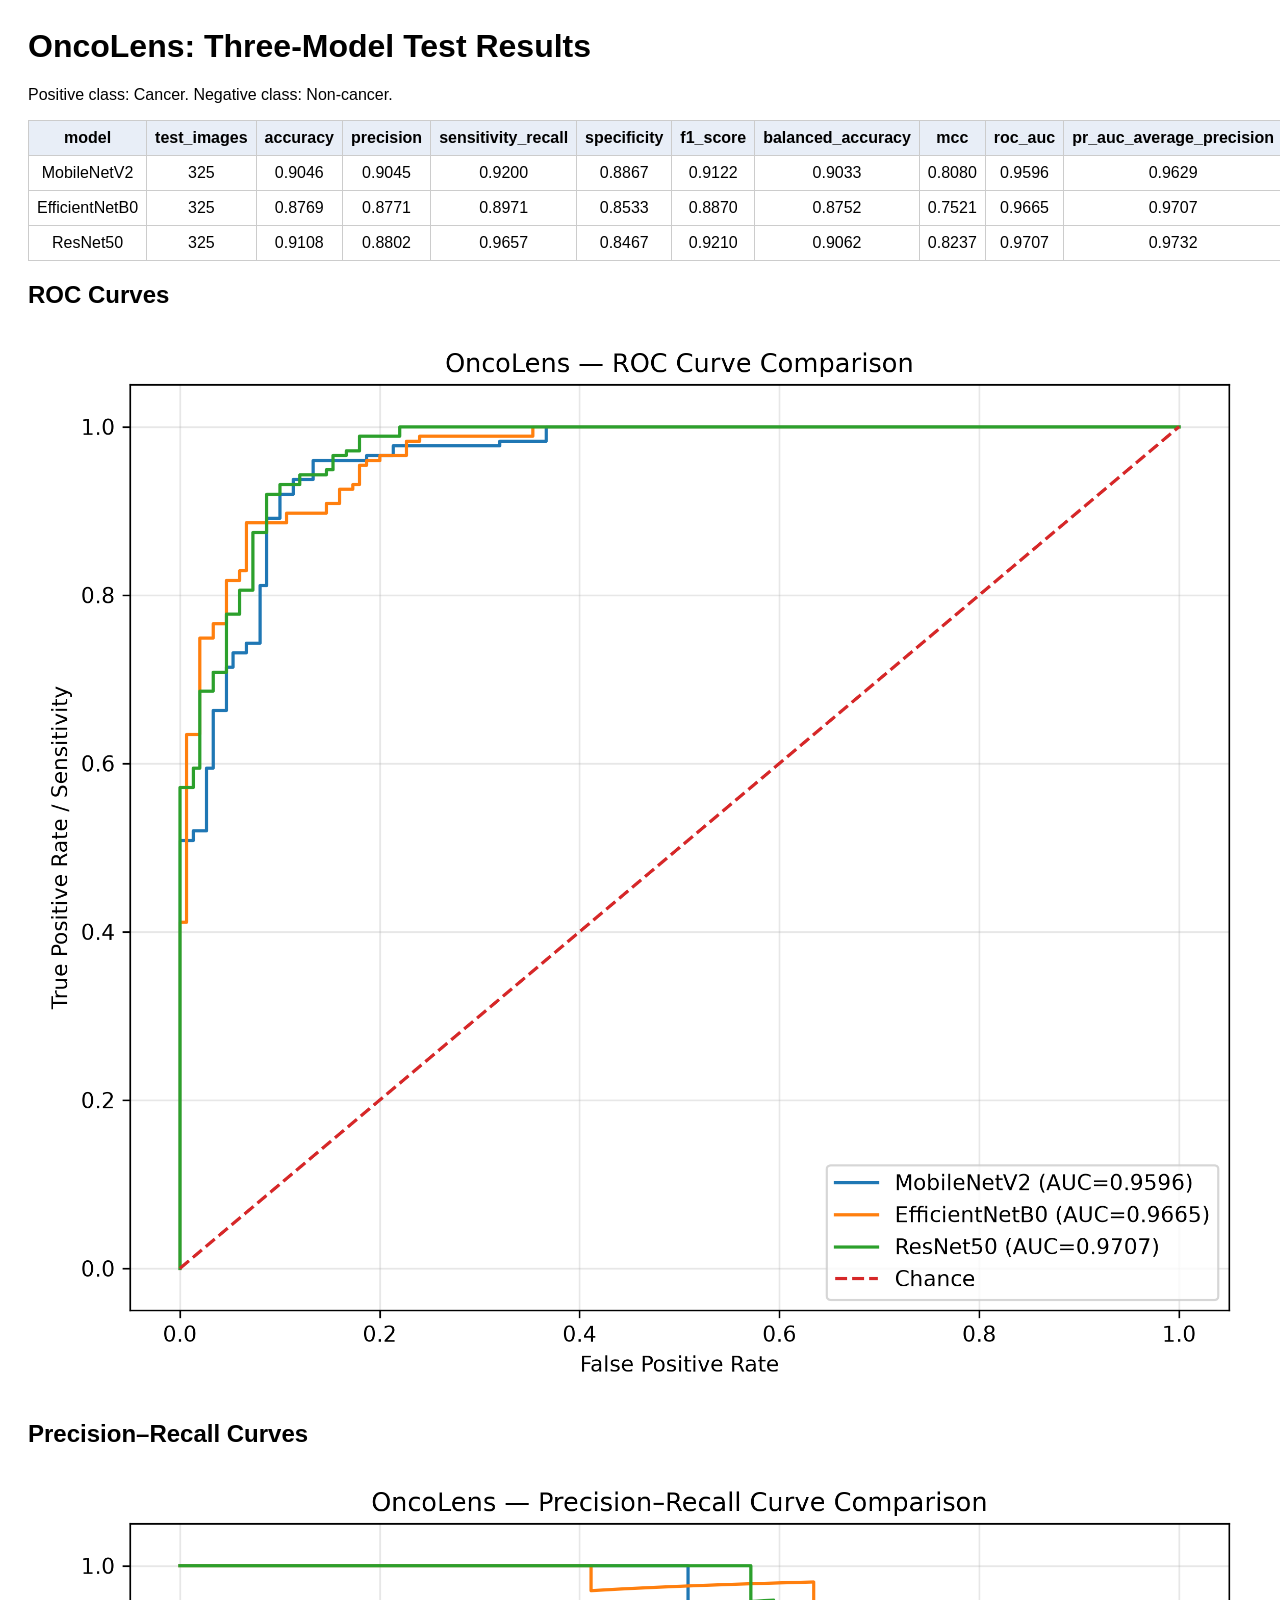
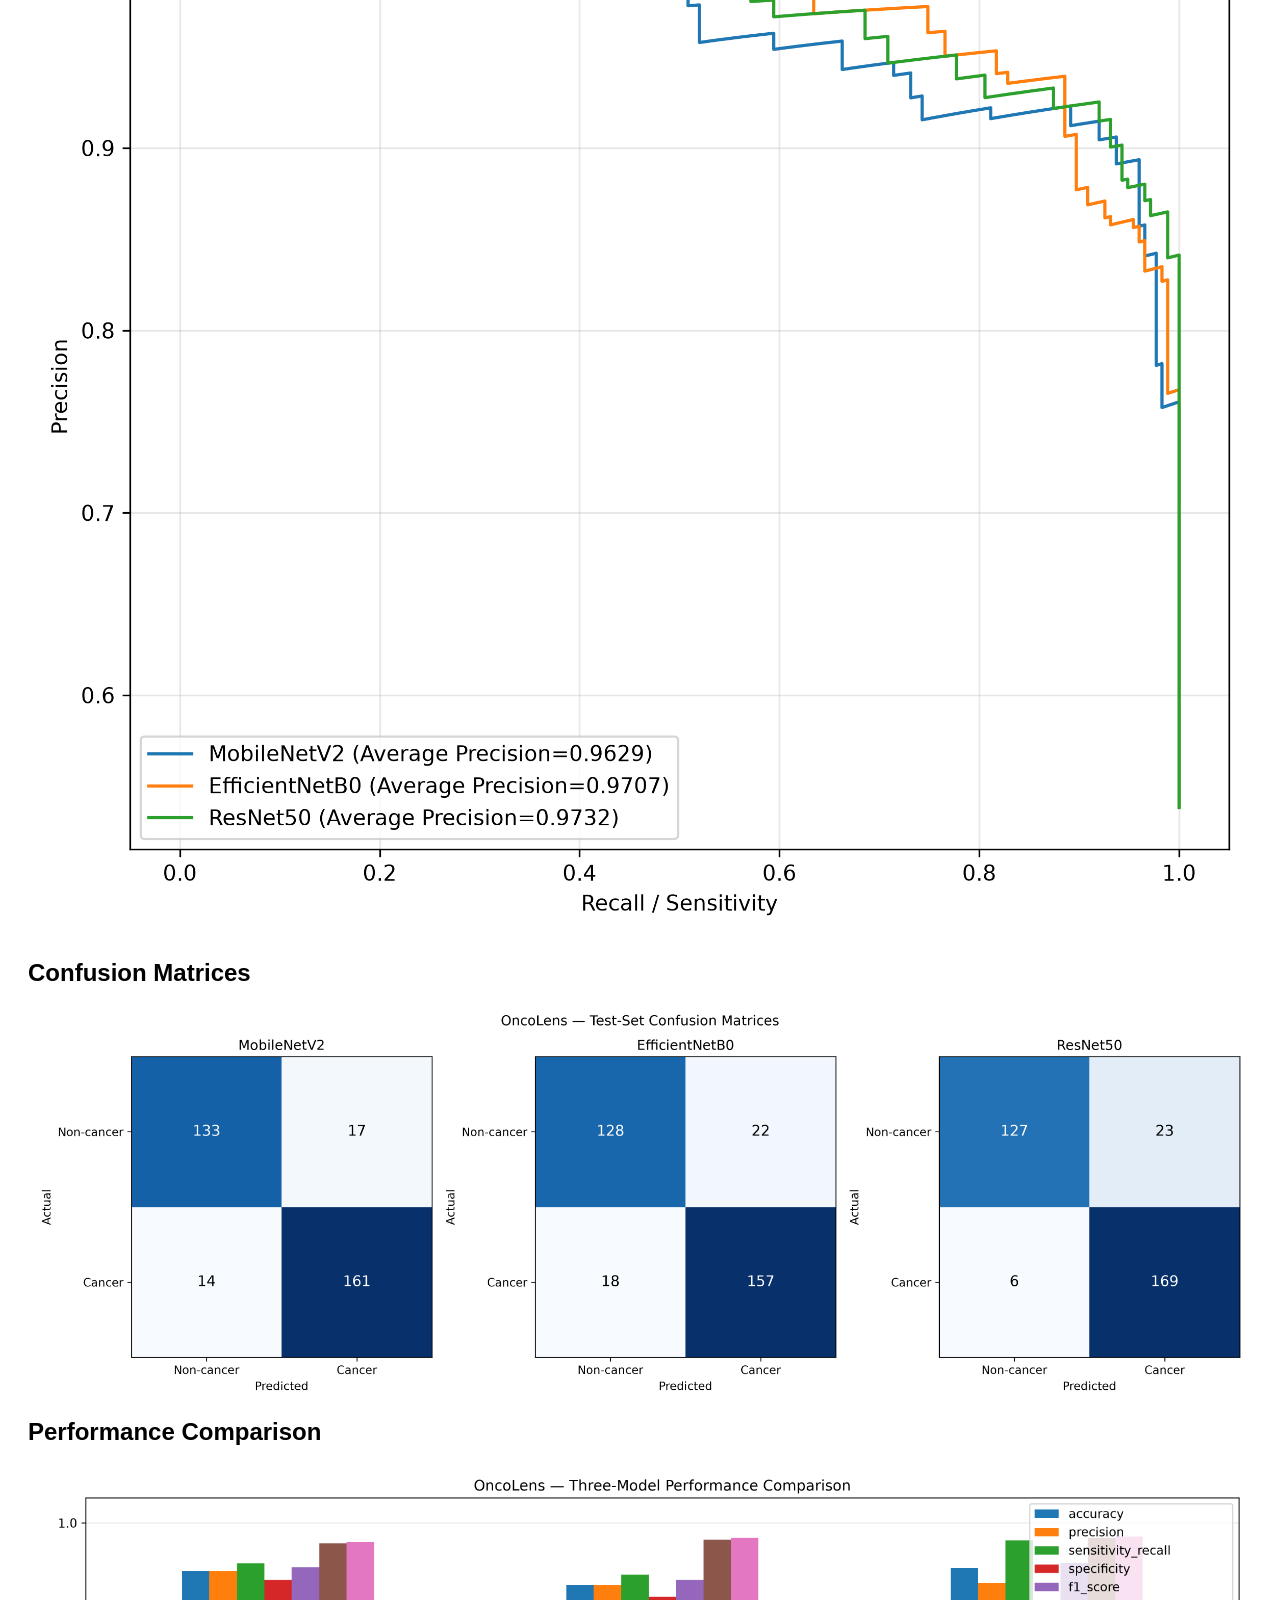
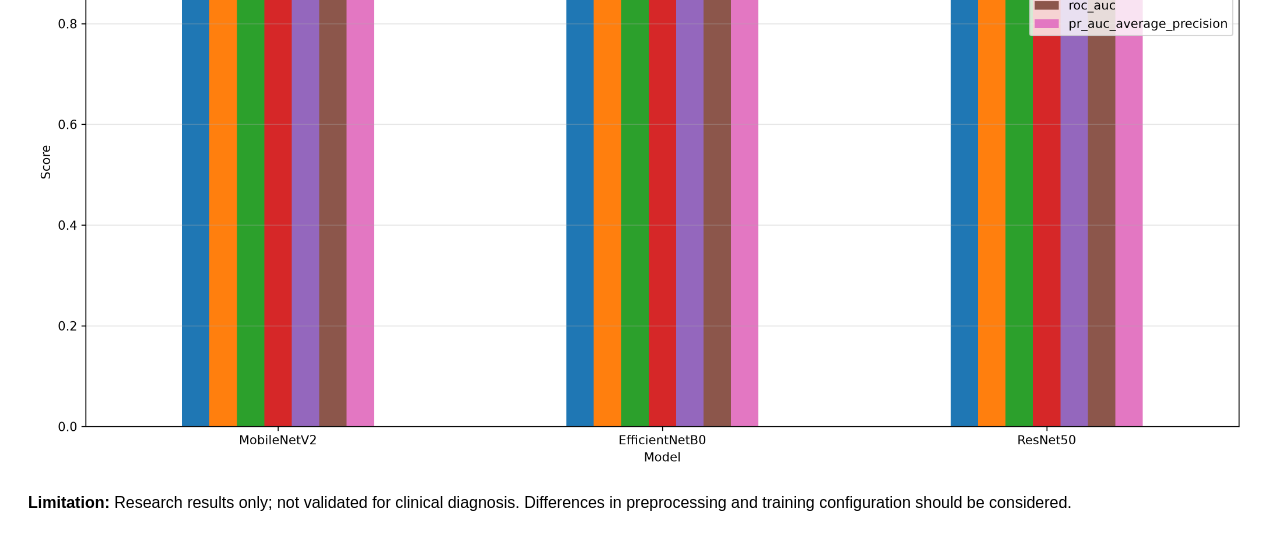
<file: research/figures/FINAL_RESEARCH_FIGURES/OncoLens_Final_Three_Model_Report.html>
<html>
<head>
<meta charset="utf-8">
<title>OncoLens Final Results</title>
<style>
body { font-family: Arial, sans-serif; margin: 28px; }
table { border-collapse: collapse; width: 100%; }
th, td { border: 1px solid #ccc; padding: 8px; text-align: center; }
th { background: #e8eef7; }
img { max-width: 100%; }
</style>
</head>
<body>
<h1>OncoLens: Three-Model Test Results</h1>
<p>Positive class: Cancer. Negative class: Non-cancer.</p>
<table border="1" class="dataframe">
  <thead>
    <tr style="text-align: right;">
      <th>model</th>
      <th>test_images</th>
      <th>accuracy</th>
      <th>precision</th>
      <th>sensitivity_recall</th>
      <th>specificity</th>
      <th>f1_score</th>
      <th>balanced_accuracy</th>
      <th>mcc</th>
      <th>roc_auc</th>
      <th>pr_auc_average_precision</th>
      <th>brier_score</th>
      <th>log_loss</th>
      <th>tn</th>
      <th>fp</th>
      <th>fn</th>
      <th>tp</th>
    </tr>
  </thead>
  <tbody>
    <tr>
      <td>MobileNetV2</td>
      <td>325</td>
      <td>0.9046</td>
      <td>0.9045</td>
      <td>0.9200</td>
      <td>0.8867</td>
      <td>0.9122</td>
      <td>0.9033</td>
      <td>0.8080</td>
      <td>0.9596</td>
      <td>0.9629</td>
      <td>0.0744</td>
      <td>0.2587</td>
      <td>133</td>
      <td>17</td>
      <td>14</td>
      <td>161</td>
    </tr>
    <tr>
      <td>EfficientNetB0</td>
      <td>325</td>
      <td>0.8769</td>
      <td>0.8771</td>
      <td>0.8971</td>
      <td>0.8533</td>
      <td>0.8870</td>
      <td>0.8752</td>
      <td>0.7521</td>
      <td>0.9665</td>
      <td>0.9707</td>
      <td>0.0803</td>
      <td>0.2572</td>
      <td>128</td>
      <td>22</td>
      <td>18</td>
      <td>157</td>
    </tr>
    <tr>
      <td>ResNet50</td>
      <td>325</td>
      <td>0.9108</td>
      <td>0.8802</td>
      <td>0.9657</td>
      <td>0.8467</td>
      <td>0.9210</td>
      <td>0.9062</td>
      <td>0.8237</td>
      <td>0.9707</td>
      <td>0.9732</td>
      <td>0.0683</td>
      <td>0.2233</td>
      <td>127</td>
      <td>23</td>
      <td>6</td>
      <td>169</td>
    </tr>
  </tbody>
</table>
<h2>ROC Curves</h2>
<img src="figures/three_model_roc_curves.png">
<h2>Precision–Recall Curves</h2>
<img src="figures/three_model_precision_recall_curves.png">
<h2>Confusion Matrices</h2>
<img src="figures/three_model_confusion_matrices.png">
<h2>Performance Comparison</h2>
<img src="figures/three_model_performance_comparison.png">
<p><b>Limitation:</b> Research results only; not validated for clinical diagnosis.
Differences in preprocessing and training configuration should be considered.</p>
</body>
</html>
</file>
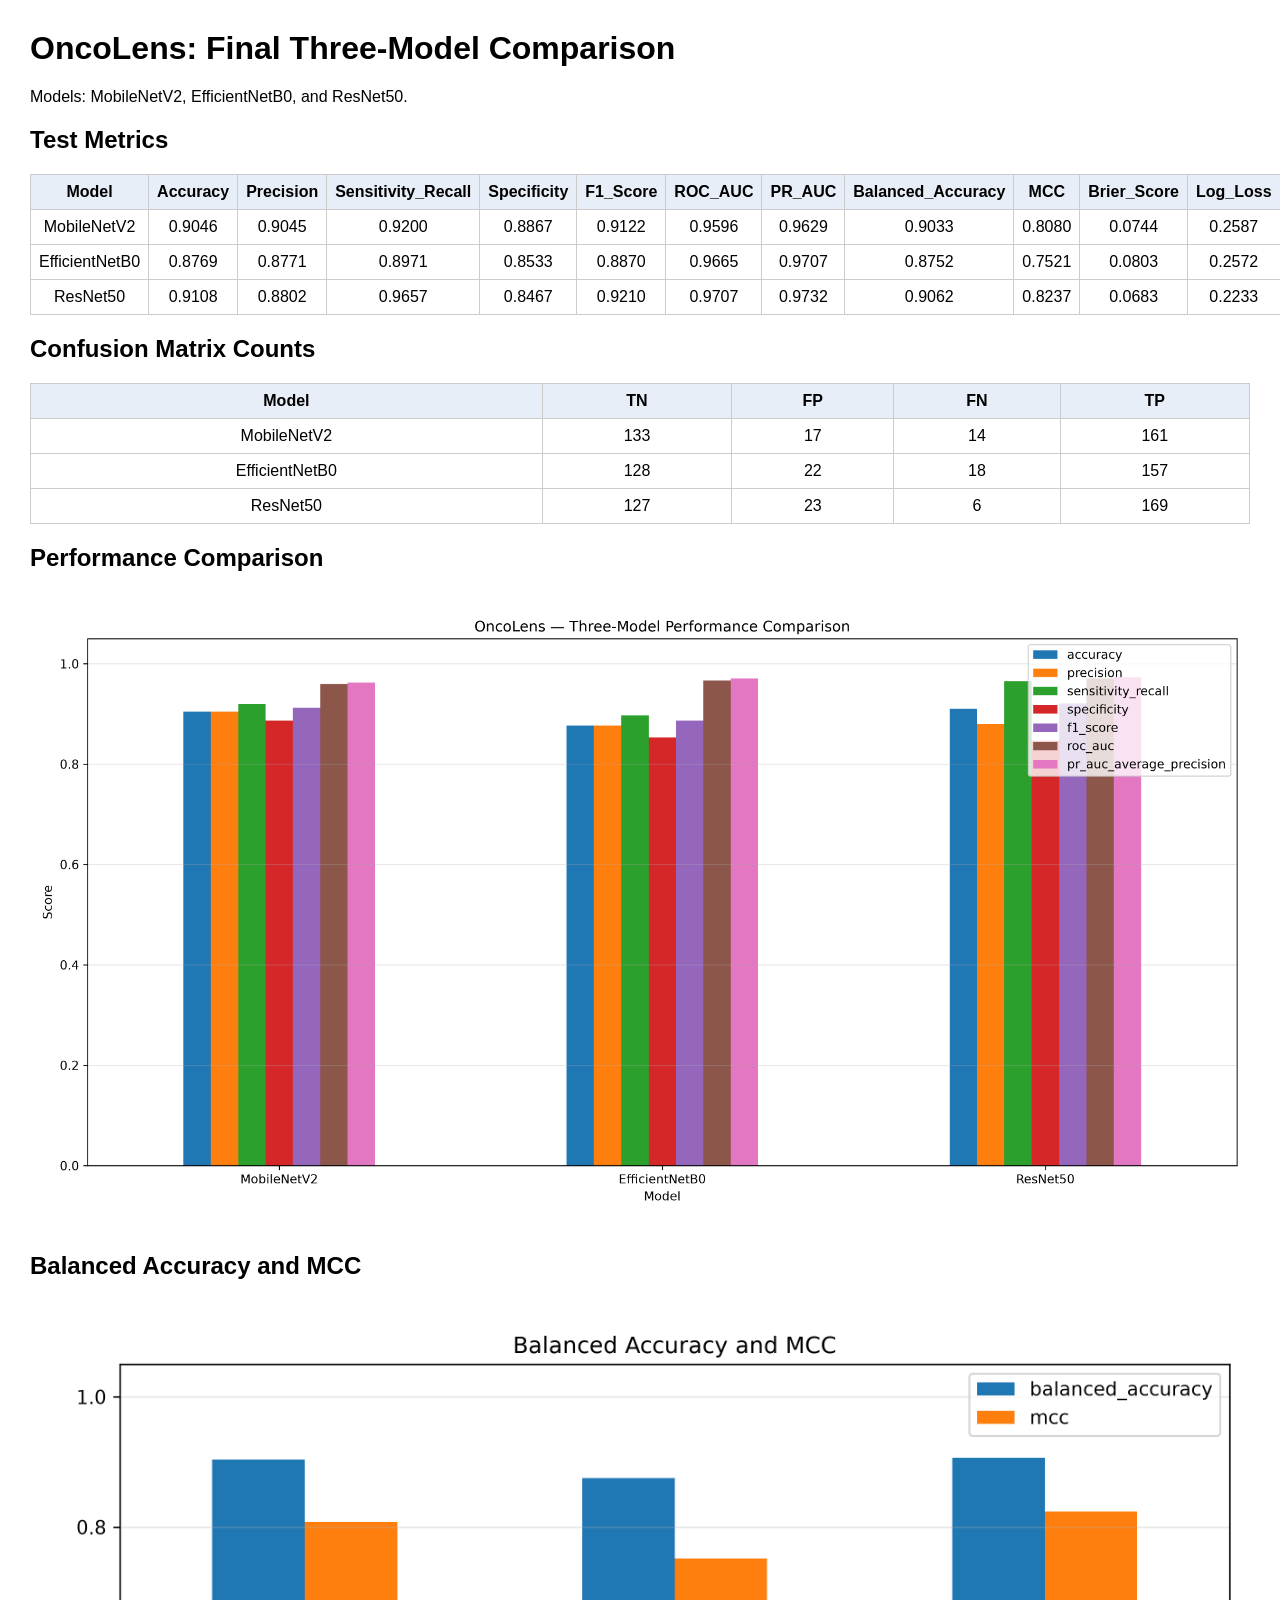
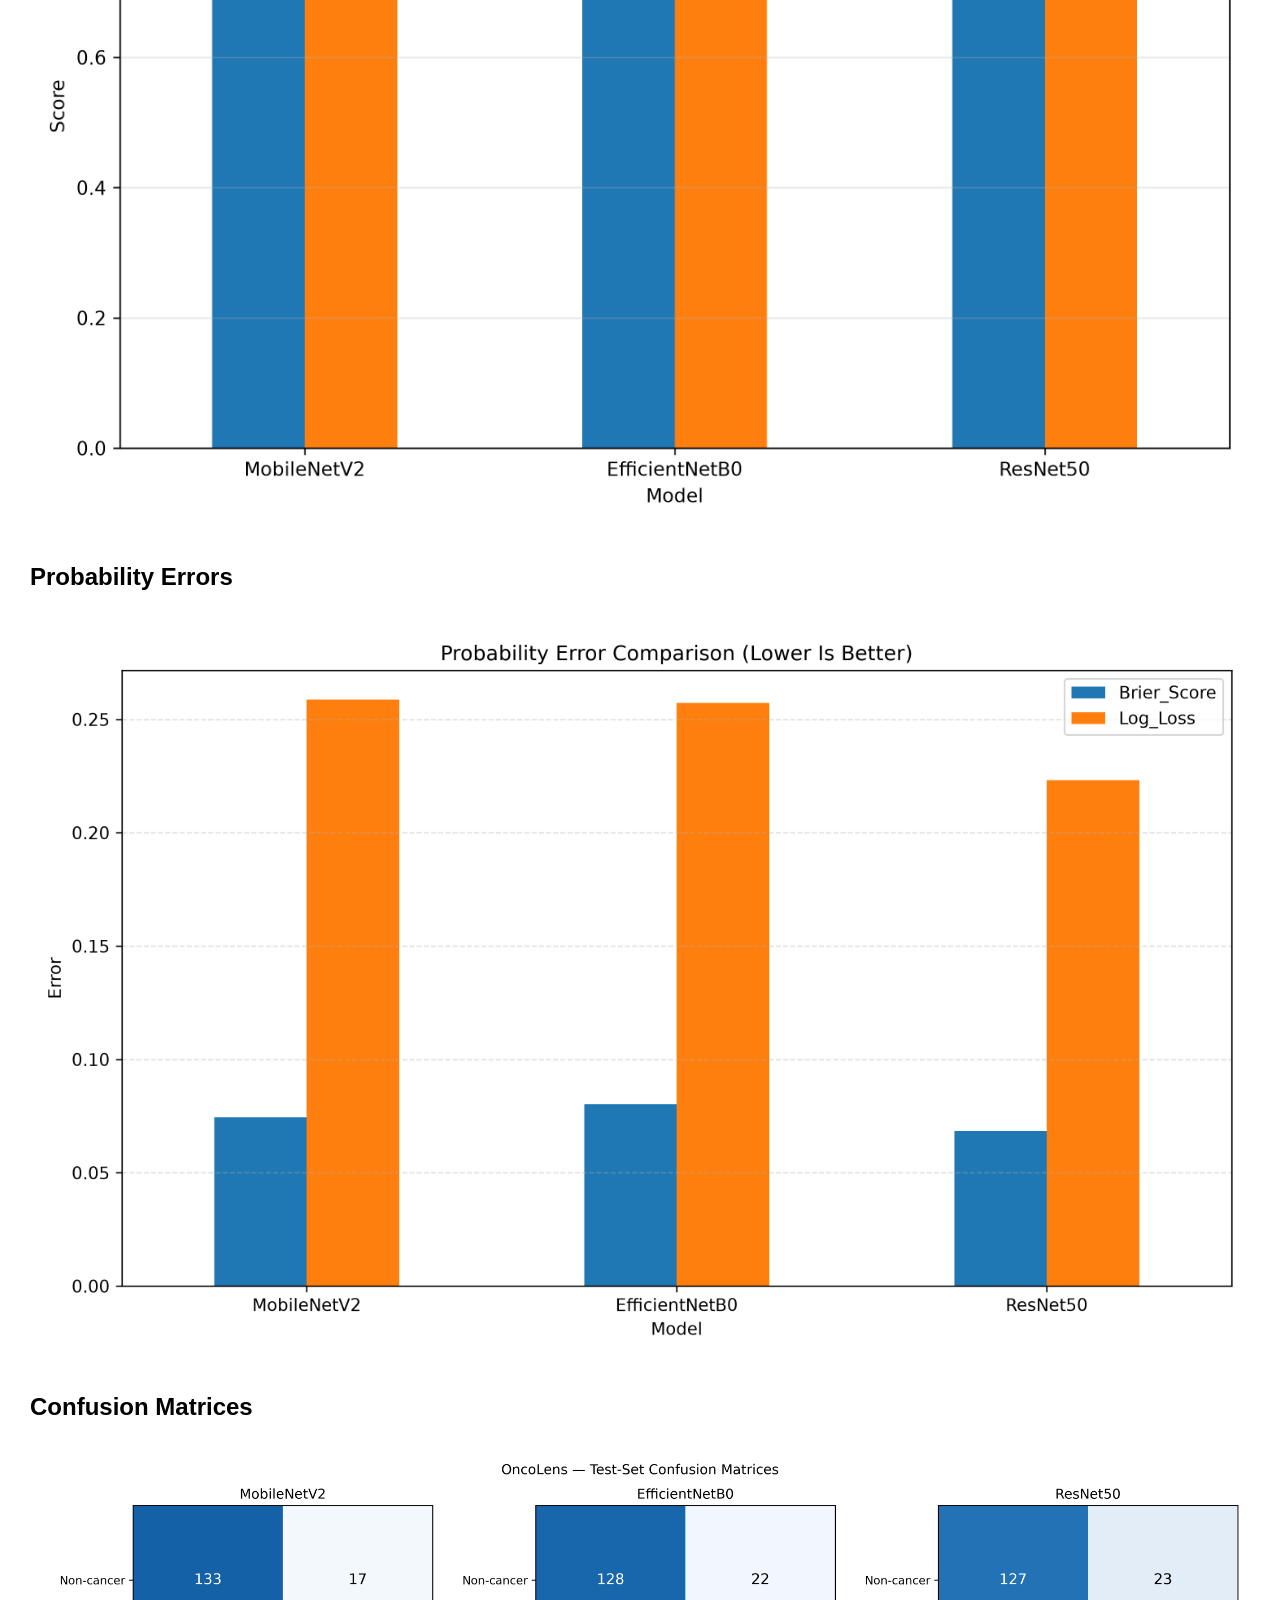
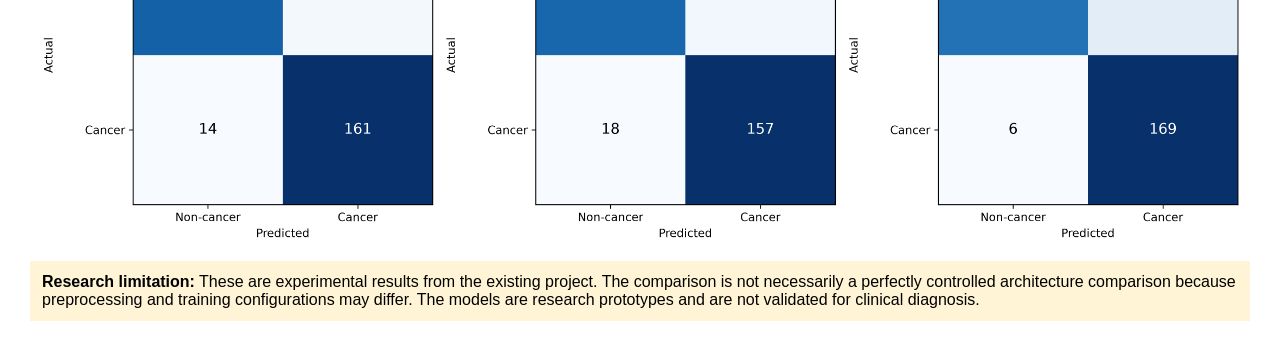
<file: research/figures/FINAL_RESEARCH_FIGURES/OncoLens_Three_Model_Final_Report.html>
<html>
<head>
<meta charset="utf-8">
<title>OncoLens Final Three-Model Results</title>
<style>
body { font-family: Arial, sans-serif; margin: 30px; }
table { border-collapse: collapse; width: 100%; }
th, td { border: 1px solid #ccc; padding: 8px; text-align: center; }
th { background: #e8eef7; }
img { max-width: 100%; height: auto; margin: 15px 0; }
.note { background: #fff5d6; padding: 12px; }
</style>
</head>
<body>
<h1>OncoLens: Final Three-Model Comparison</h1>
<p>Models: MobileNetV2, EfficientNetB0, and ResNet50.</p>
<h2>Test Metrics</h2>
<table border="1" class="dataframe">
  <thead>
    <tr style="text-align: right;">
      <th>Model</th>
      <th>Accuracy</th>
      <th>Precision</th>
      <th>Sensitivity_Recall</th>
      <th>Specificity</th>
      <th>F1_Score</th>
      <th>ROC_AUC</th>
      <th>PR_AUC</th>
      <th>Balanced_Accuracy</th>
      <th>MCC</th>
      <th>Brier_Score</th>
      <th>Log_Loss</th>
    </tr>
  </thead>
  <tbody>
    <tr>
      <td>MobileNetV2</td>
      <td>0.9046</td>
      <td>0.9045</td>
      <td>0.9200</td>
      <td>0.8867</td>
      <td>0.9122</td>
      <td>0.9596</td>
      <td>0.9629</td>
      <td>0.9033</td>
      <td>0.8080</td>
      <td>0.0744</td>
      <td>0.2587</td>
    </tr>
    <tr>
      <td>EfficientNetB0</td>
      <td>0.8769</td>
      <td>0.8771</td>
      <td>0.8971</td>
      <td>0.8533</td>
      <td>0.8870</td>
      <td>0.9665</td>
      <td>0.9707</td>
      <td>0.8752</td>
      <td>0.7521</td>
      <td>0.0803</td>
      <td>0.2572</td>
    </tr>
    <tr>
      <td>ResNet50</td>
      <td>0.9108</td>
      <td>0.8802</td>
      <td>0.9657</td>
      <td>0.8467</td>
      <td>0.9210</td>
      <td>0.9707</td>
      <td>0.9732</td>
      <td>0.9062</td>
      <td>0.8237</td>
      <td>0.0683</td>
      <td>0.2233</td>
    </tr>
  </tbody>
</table>
<h2>Confusion Matrix Counts</h2>
<table border="1" class="dataframe">
  <thead>
    <tr style="text-align: right;">
      <th>Model</th>
      <th>TN</th>
      <th>FP</th>
      <th>FN</th>
      <th>TP</th>
    </tr>
  </thead>
  <tbody>
    <tr>
      <td>MobileNetV2</td>
      <td>133</td>
      <td>17</td>
      <td>14</td>
      <td>161</td>
    </tr>
    <tr>
      <td>EfficientNetB0</td>
      <td>128</td>
      <td>22</td>
      <td>18</td>
      <td>157</td>
    </tr>
    <tr>
      <td>ResNet50</td>
      <td>127</td>
      <td>23</td>
      <td>6</td>
      <td>169</td>
    </tr>
  </tbody>
</table>
<h2>Performance Comparison</h2>
<img src="figures/three_model_performance_comparison.png">
<h2>Balanced Accuracy and MCC</h2>
<img src="figures/balanced_accuracy_mcc.png">
<h2>Probability Errors</h2>
<img src="figures/probability_error_comparison.png">
<h2>Confusion Matrices</h2>
<img src="figures/three_model_confusion_matrices.png">
<div class="note">
<b>Research limitation:</b> These are experimental results from the existing
project. The comparison is not necessarily a perfectly controlled architecture
comparison because preprocessing and training configurations may differ.
The models are research prototypes and are not validated for clinical diagnosis.
</div>
</body>
</html>
</file>
